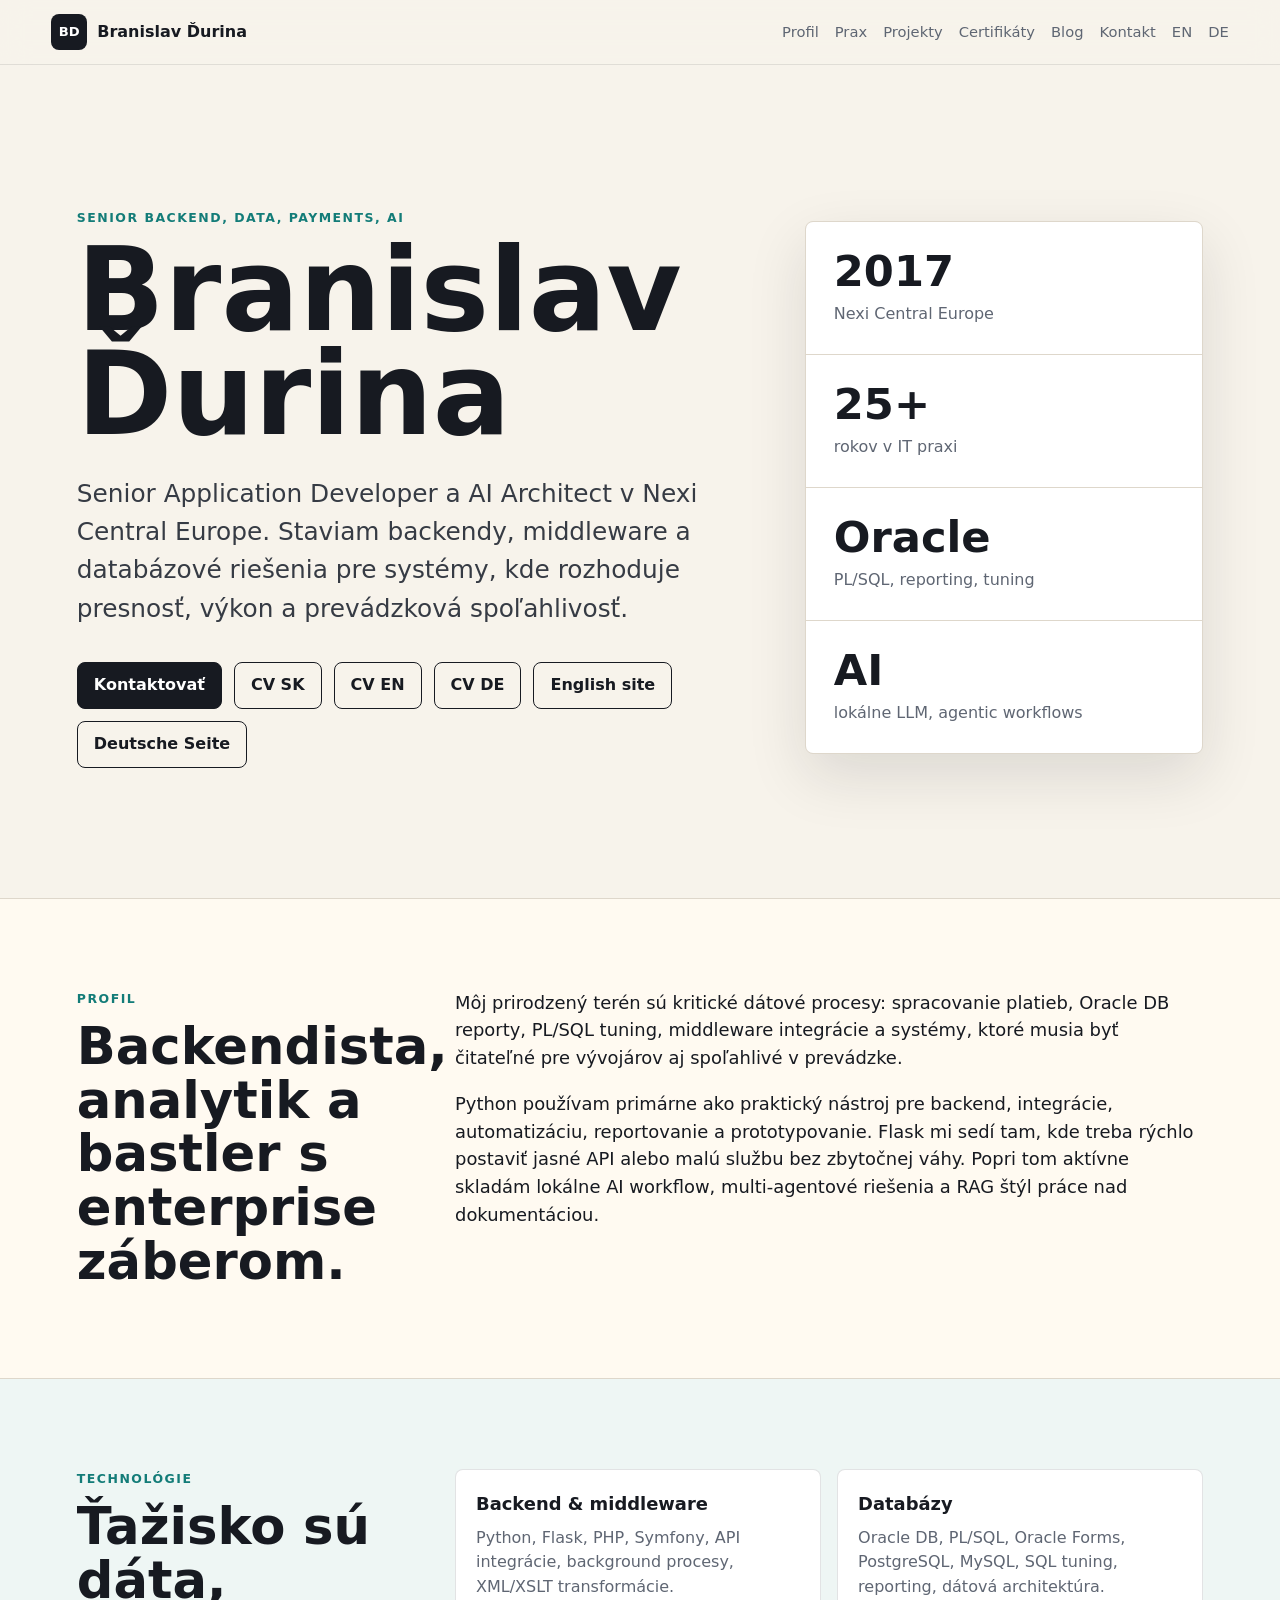
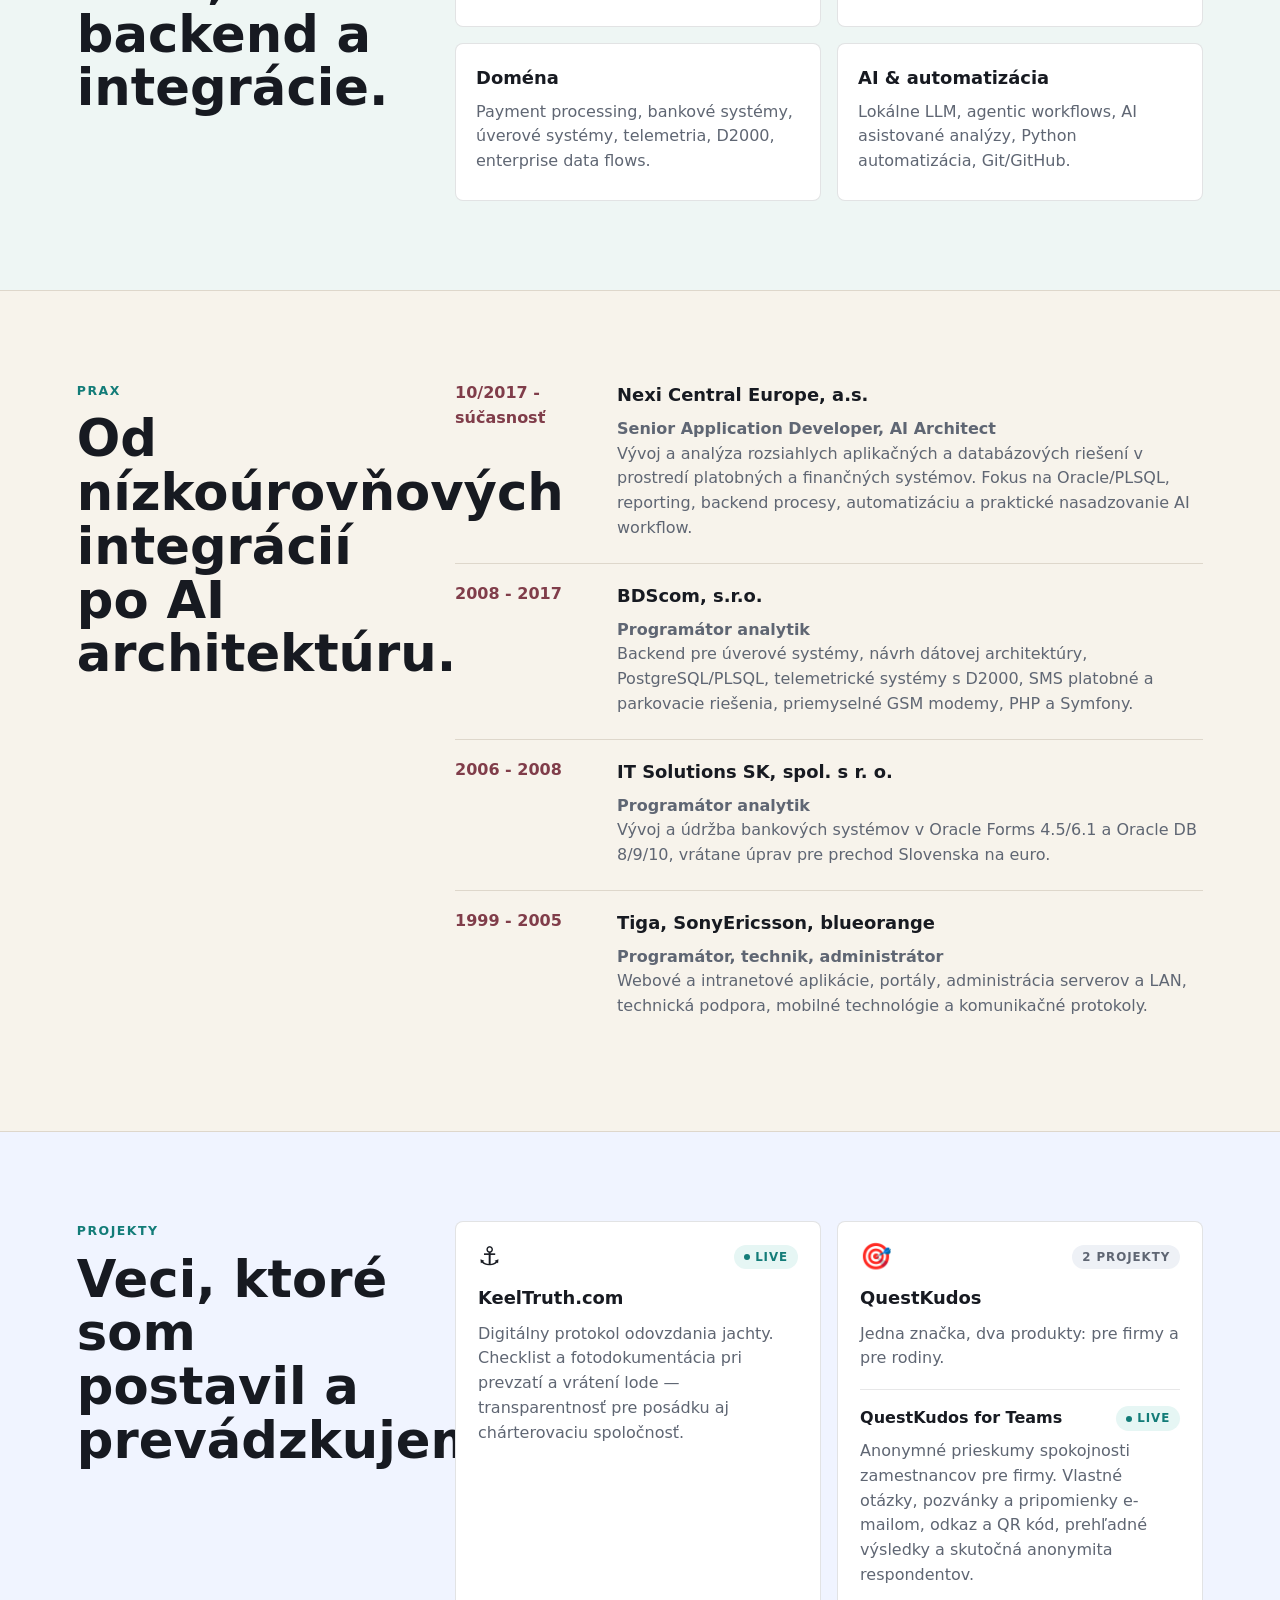
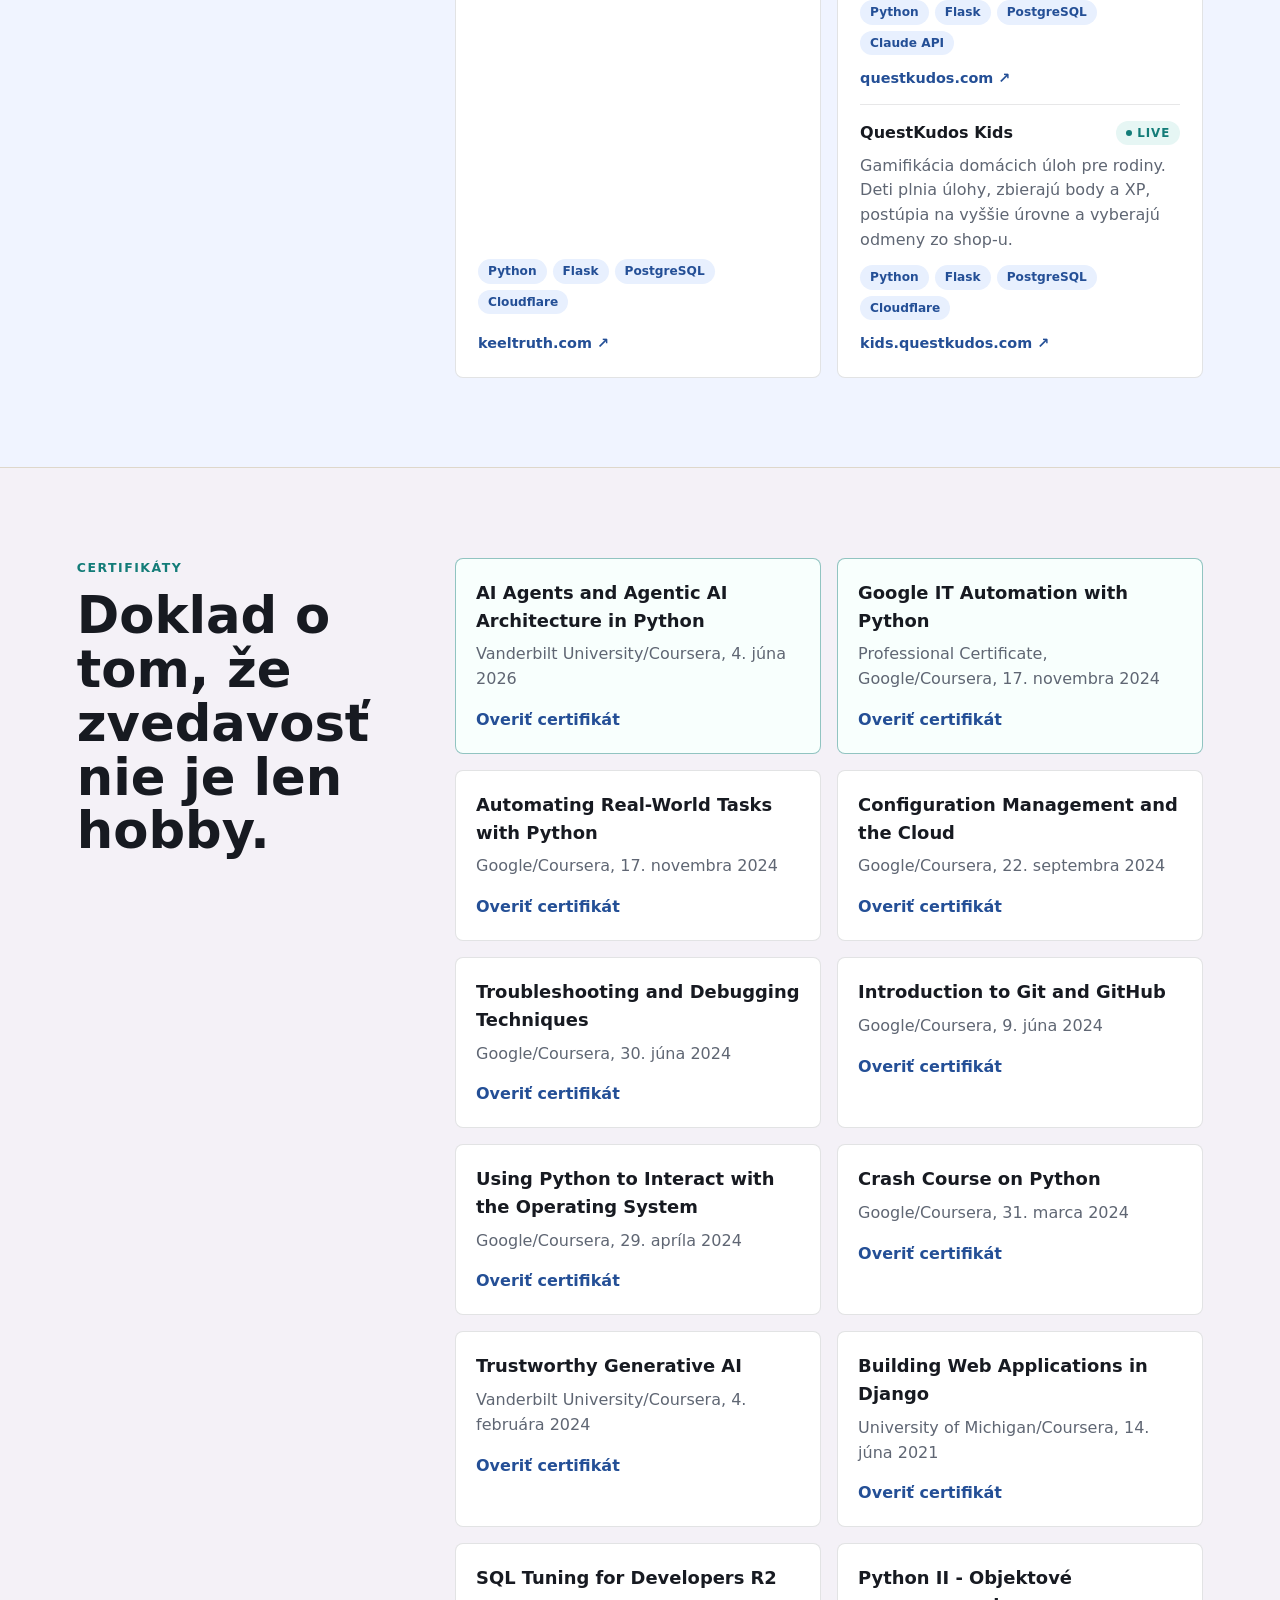
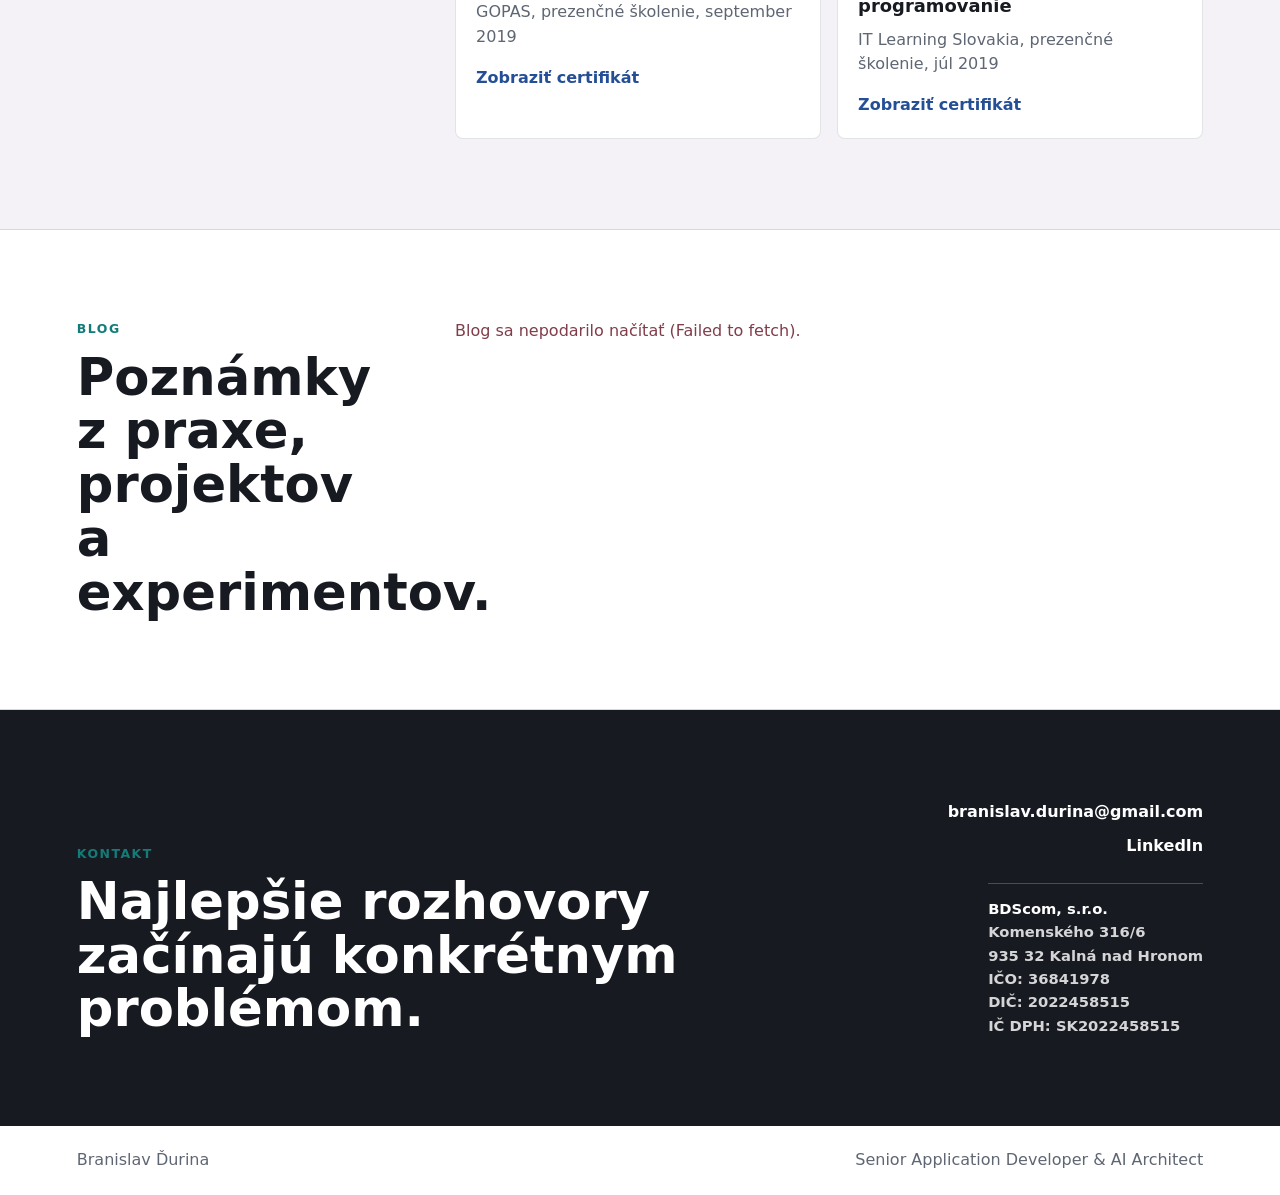
<file: index.html>
<!doctype html>
<html lang="sk">
<head>
  <meta charset="utf-8">
  <meta name="viewport" content="width=device-width, initial-scale=1">
  <title>Branislav Ďurina | Senior Application Developer & AI Architect</title>
  <meta name="description" content="Osobná prezentácia Branislava Ďurinu: senior backend vývoj, Oracle/PL/SQL, payment processing, middleware a AI architektúra.">
  <meta property="og:title" content="Branislav Ďurina | Senior Application Developer & AI Architect">
  <meta property="og:description" content="Backend, databázy, platobné systémy, middleware a praktická AI architektúra.">
  <meta property="og:type" content="website">
  <link rel="stylesheet" href="styles.css">
  <script type="application/ld+json">
  {
    "@context": "https://schema.org",
    "@type": "Person",
    "name": "Branislav Ďurina",
    "jobTitle": "Senior Application Developer, AI Architect",
    "email": "mailto:branislav.durina@gmail.com",
    "url": "https://branislavdurina.github.io/",
    "sameAs": ["https://www.linkedin.com/in/branislav-durina-622121284/"],
    "worksFor": {
      "@type": "Organization",
      "name": "Nexi Central Europe, a.s."
    },
    "knowsAbout": ["Python", "Flask", "Oracle Database", "PL/SQL", "PostgreSQL", "Payment processing", "Middleware", "AI architecture", "Agentic workflows"]
  }
  </script>
  <!-- Google tag (gtag.js) -->
  <script async src="https://www.googletagmanager.com/gtag/js?id=G-E6BMVDV54V"></script>
  <script>
    window.dataLayer = window.dataLayer || [];
    function gtag(){dataLayer.push(arguments);}
    gtag('js', new Date());

    gtag('config', 'G-E6BMVDV54V');
  </script>
  <script type="text/javascript">
    (function(c,l,a,r,i,t,y){
        c[a]=c[a]||function(){(c[a].q=c[a].q||[]).push(arguments)};
        t=l.createElement(r);t.async=1;t.src="https://www.clarity.ms/tag/"+i;
        y=l.getElementsByTagName(r)[0];y.parentNode.insertBefore(t,y);
    })(window, document, "clarity", "script", "x1aprv303j");
</script>
</head>
<body>
  <header class="site-header">
    <a class="brand" href="#top" aria-label="Branislav Ďurina">
      <span class="brand-mark">BD</span>
      <span>Branislav Ďurina</span>
    </a>
    <nav class="nav" aria-label="Hlavná navigácia">
      <a href="#profile">Profil</a>
      <a href="#experience">Prax</a>
      <a href="#projects">Projekty</a>
      <a href="#certificates">Certifikáty</a>
      <a href="#blog">Blog</a>
      <a href="#contact">Kontakt</a>
      <a href="index-en.html" lang="en">EN</a>
      <a href="index-de.html" lang="de">DE</a>
    </nav>
  </header>

  <main id="top">
    <section class="hero" aria-labelledby="hero-title">
      <div class="hero-copy">
        <p class="eyebrow">Senior backend, data, payments, AI</p>
        <h1 id="hero-title">Branislav Ďurina</h1>
        <p class="lead">
          Senior Application Developer a AI Architect v Nexi Central Europe.
          Staviam backendy, middleware a databázové riešenia pre systémy, kde
          rozhoduje presnosť, výkon a prevádzková spoľahlivosť.
        </p>
        <div class="hero-actions" aria-label="Rýchle odkazy">
          <a class="button primary" href="mailto:branislav.durina@gmail.com">Kontaktovať</a>
          <a class="button" href="cv-sk.html">CV SK</a>
          <a class="button" href="cv-en.html">CV EN</a>
          <a class="button" href="cv-de.html">CV DE</a>
          <a class="button" href="index-en.html" lang="en">English site</a>
          <a class="button" href="index-de.html" lang="de">Deutsche Seite</a>
        </div>
      </div>
      <aside class="signal-panel" aria-label="Profesionálne zameranie">
        <div>
          <span class="metric">2017</span>
          <span class="metric-label">Nexi Central Europe</span>
        </div>
        <div>
          <span class="metric">25+</span>
          <span class="metric-label">rokov v IT praxi</span>
        </div>
        <div>
          <span class="metric">Oracle</span>
          <span class="metric-label">PL/SQL, reporting, tuning</span>
        </div>
        <div>
          <span class="metric">AI</span>
          <span class="metric-label">lokálne LLM, agentic workflows</span>
        </div>
      </aside>
    </section>

    <section id="profile" class="band intro-band">
      <div class="section-heading">
        <p class="eyebrow">Profil</p>
        <h2>Backendista, analytik a bastler s enterprise záberom.</h2>
      </div>
      <div class="prose">
        <p>
          Môj prirodzený terén sú kritické dátové procesy: spracovanie platieb,
          Oracle DB reporty, PL/SQL tuning, middleware integrácie a systémy,
          ktoré musia byť čitateľné pre vývojárov aj spoľahlivé v prevádzke.
        </p>
        <p>
          Python používam primárne ako praktický nástroj pre backend, integrácie,
          automatizáciu, reportovanie a prototypovanie. Flask mi sedí tam, kde
          treba rýchlo postaviť jasné API alebo malú službu bez zbytočnej váhy.
          Popri tom aktívne skladám lokálne AI workflow, multi-agentové riešenia
          a RAG štýl práce nad dokumentáciou.
        </p>
      </div>
    </section>

    <section class="band stack-band" aria-labelledby="stack-title">
      <div class="section-heading">
        <p class="eyebrow">Technológie</p>
        <h2 id="stack-title">Ťažisko sú dáta, backend a integrácie.</h2>
      </div>
      <div class="stack-grid">
        <article class="stack-item">
          <h3>Backend & middleware</h3>
          <p>Python, Flask, PHP, Symfony, API integrácie, background procesy, XML/XSLT transformácie.</p>
        </article>
        <article class="stack-item">
          <h3>Databázy</h3>
          <p>Oracle DB, PL/SQL, Oracle Forms, PostgreSQL, MySQL, SQL tuning, reporting, dátová architektúra.</p>
        </article>
        <article class="stack-item">
          <h3>Doména</h3>
          <p>Payment processing, bankové systémy, úverové systémy, telemetria, D2000, enterprise data flows.</p>
        </article>
        <article class="stack-item">
          <h3>AI & automatizácia</h3>
          <p>Lokálne LLM, agentic workflows, AI asistované analýzy, Python automatizácia, Git/GitHub.</p>
        </article>
      </div>
    </section>

    <section id="experience" class="band timeline-band" aria-labelledby="experience-title">
      <div class="section-heading">
        <p class="eyebrow">Prax</p>
        <h2 id="experience-title">Od nízkoúrovňových integrácií po AI architektúru.</h2>
      </div>
      <div class="timeline">
        <article class="timeline-item">
          <div class="time">10/2017 - súčasnosť</div>
          <div>
            <h3>Nexi Central Europe, a.s.</h3>
            <p class="role">Senior Application Developer, AI Architect</p>
            <p>Vývoj a analýza rozsiahlych aplikačných a databázových riešení v prostredí platobných a finančných systémov. Fokus na Oracle/PLSQL, reporting, backend procesy, automatizáciu a praktické nasadzovanie AI workflow.</p>
          </div>
        </article>
        <article class="timeline-item">
          <div class="time">2008 - 2017</div>
          <div>
            <h3>BDScom, s.r.o.</h3>
            <p class="role">Programátor analytik</p>
            <p>Backend pre úverové systémy, návrh dátovej architektúry, PostgreSQL/PLSQL, telemetrické systémy s D2000, SMS platobné a parkovacie riešenia, priemyselné GSM modemy, PHP a Symfony.</p>
          </div>
        </article>
        <article class="timeline-item">
          <div class="time">2006 - 2008</div>
          <div>
            <h3>IT Solutions SK, spol. s r. o.</h3>
            <p class="role">Programátor analytik</p>
            <p>Vývoj a údržba bankových systémov v Oracle Forms 4.5/6.1 a Oracle DB 8/9/10, vrátane úprav pre prechod Slovenska na euro.</p>
          </div>
        </article>
        <article class="timeline-item">
          <div class="time">1999 - 2005</div>
          <div>
            <h3>Tiga, SonyEricsson, blueorange</h3>
            <p class="role">Programátor, technik, administrátor</p>
            <p>Webové a intranetové aplikácie, portály, administrácia serverov a LAN, technická podpora, mobilné technológie a komunikačné protokoly.</p>
          </div>
        </article>
      </div>
    </section>

    <section id="projects" class="band project-band" aria-labelledby="projects-title">
      <div class="section-heading">
        <p class="eyebrow">Projekty</p>
        <h2 id="projects-title">Veci, ktoré som postavil a prevádzkujem.</h2>
      </div>
      <div class="project-grid">
        <article class="project-card">
          <div class="project-card-top">
            <span class="project-icon" aria-hidden="true">⚓</span>
            <span class="project-status live">Live</span>
          </div>
          <h3><a href="https://keeltruth.com" target="_blank" rel="noopener">KeelTruth.com</a></h3>
          <p>Digitálny protokol odovzdania jachty. Checklist a fotodokumentácia pri prevzatí a vrátení lode — transparentnosť pre posádku aj chárterovaciu spoločnosť.</p>
          <ul class="project-tags" aria-label="Technológie">
            <li>Python</li><li>Flask</li><li>PostgreSQL</li><li>Cloudflare</li>
          </ul>
          <a class="project-link" href="https://keeltruth.com" target="_blank" rel="noopener">keeltruth.com ↗</a>
        </article>
        <article class="project-card project-group">
          <div class="project-card-top">
            <span class="project-icon" aria-hidden="true">🎯</span>
            <span class="project-status">2 projekty</span>
          </div>
          <h3>QuestKudos</h3>
          <p>Jedna značka, dva produkty: pre firmy a pre rodiny.</p>
          <div class="subproject">
            <div class="subproject-head">
              <h4><a href="https://questkudos.com" target="_blank" rel="noopener">QuestKudos for Teams</a></h4>
              <span class="project-status live">Live</span>
            </div>
            <p>Anonymné prieskumy spokojnosti zamestnancov pre firmy. Vlastné otázky, pozvánky a pripomienky e-mailom, odkaz a QR kód, prehľadné výsledky a skutočná anonymita respondentov.</p>
            <ul class="project-tags" aria-label="Technológie">
              <li>Python</li><li>Flask</li><li>PostgreSQL</li><li>Claude API</li>
            </ul>
            <a class="project-link" href="https://questkudos.com" target="_blank" rel="noopener">questkudos.com ↗</a>
          </div>
          <div class="subproject">
            <div class="subproject-head">
              <h4><a href="https://kids.questkudos.com" target="_blank" rel="noopener">QuestKudos Kids</a></h4>
              <span class="project-status live">Live</span>
            </div>
            <p>Gamifikácia domácich úloh pre rodiny. Deti plnia úlohy, zbierajú body a XP, postúpia na vyššie úrovne a vyberajú odmeny zo shop-u.</p>
            <ul class="project-tags" aria-label="Technológie">
              <li>Python</li><li>Flask</li><li>PostgreSQL</li><li>Cloudflare</li>
            </ul>
            <a class="project-link" href="https://kids.questkudos.com" target="_blank" rel="noopener">kids.questkudos.com ↗</a>
          </div>
        </article>
      </div>
    </section>

    <section id="certificates" class="band cert-band" aria-labelledby="cert-title">
      <div class="section-heading">
        <p class="eyebrow">Certifikáty</p>
        <h2 id="cert-title">Doklad o tom, že zvedavosť nie je len hobby.</h2>
      </div>
      <div class="cert-grid">
        <article class="cert-card featured">
          <h3>AI Agents and Agentic AI Architecture in Python</h3>
          <p>Vanderbilt University/Coursera, 4. júna 2026</p>
          <a href="https://www.coursera.org/account/accomplishments/verify/810QAFETGCQF" target="_blank" rel="noopener">Overiť certifikát</a>
        </article>
        <article class="cert-card featured">
          <h3>Google IT Automation with Python</h3>
          <p>Professional Certificate, Google/Coursera, 17. novembra 2024</p>
          <a href="https://coursera.org/verify/professional-cert/6PUX1613VMT2" target="_blank" rel="noopener">Overiť certifikát</a>
        </article>
        <article class="cert-card">
          <h3>Automating Real-World Tasks with Python</h3>
          <p>Google/Coursera, 17. novembra 2024</p>
          <a href="https://coursera.org/verify/0P07EY0A3JIQ" target="_blank" rel="noopener">Overiť certifikát</a>
        </article>
        <article class="cert-card">
          <h3>Configuration Management and the Cloud</h3>
          <p>Google/Coursera, 22. septembra 2024</p>
          <a href="https://coursera.org/verify/G2LVGT5CZKJ5" target="_blank" rel="noopener">Overiť certifikát</a>
        </article>
        <article class="cert-card">
          <h3>Troubleshooting and Debugging Techniques</h3>
          <p>Google/Coursera, 30. júna 2024</p>
          <a href="https://coursera.org/verify/4E97GPVCS6V2" target="_blank" rel="noopener">Overiť certifikát</a>
        </article>
        <article class="cert-card">
          <h3>Introduction to Git and GitHub</h3>
          <p>Google/Coursera, 9. júna 2024</p>
          <a href="https://coursera.org/verify/ED6C5YABGMQM" target="_blank" rel="noopener">Overiť certifikát</a>
        </article>
        <article class="cert-card">
          <h3>Using Python to Interact with the Operating System</h3>
          <p>Google/Coursera, 29. apríla 2024</p>
          <a href="https://coursera.org/verify/3Q5EME3G4PT9" target="_blank" rel="noopener">Overiť certifikát</a>
        </article>
        <article class="cert-card">
          <h3>Crash Course on Python</h3>
          <p>Google/Coursera, 31. marca 2024</p>
          <a href="https://coursera.org/verify/9P7S3YLVNGZR" target="_blank" rel="noopener">Overiť certifikát</a>
        </article>
        <article class="cert-card">
          <h3>Trustworthy Generative AI</h3>
          <p>Vanderbilt University/Coursera, 4. februára 2024</p>
          <a href="https://coursera.org/verify/542493R3677S" target="_blank" rel="noopener">Overiť certifikát</a>
        </article>
        <article class="cert-card">
          <h3>Building Web Applications in Django</h3>
          <p>University of Michigan/Coursera, 14. júna 2021</p>
          <a href="https://coursera.org/verify/PNFKXG9GSY5X" target="_blank" rel="noopener">Overiť certifikát</a>
        </article>
        <article class="cert-card">
          <h3>SQL Tuning for Developers R2</h3>
          <p>GOPAS, prezenčné školenie, september 2019</p>
          <a href="assets/certificate-1.jpg" target="_blank" rel="noopener">Zobraziť certifikát</a>
        </article>
        <article class="cert-card">
          <h3>Python II - Objektové programovanie</h3>
          <p>IT Learning Slovakia, prezenčné školenie, júl 2019</p>
          <a href="assets/certificate-2.jpg" target="_blank" rel="noopener">Zobraziť certifikát</a>
        </article>
      </div>
    </section>

    <section id="blog" class="band blog-band" aria-labelledby="blog-title">
      <div class="section-heading">
        <p class="eyebrow">Blog</p>
        <h2 id="blog-title">Poznámky z praxe, projektov a experimentov.</h2>
      </div>
      <div class="microfeed-layout">
        <div id="microfeed" class="microfeed-list" aria-live="polite">
          <p class="microfeed-status">Načítavam príspevky…</p>
        </div>
        <div id="microfeed-article" class="microfeed-article-panel" hidden></div>
      </div>
    </section>

    <section id="contact" class="contact-band" aria-labelledby="contact-title">
      <div>
        <p class="eyebrow">Kontakt</p>
        <h2 id="contact-title">Najlepšie rozhovory začínajú konkrétnym problémom.</h2>
      </div>
      <div class="contact-links">
        <a href="mailto:branislav.durina@gmail.com">branislav.durina@gmail.com</a>
        <a href="https://www.linkedin.com/in/branislav-durina-622121284/">LinkedIn</a>
        <div class="company-card" aria-label="Firemné údaje">
          <strong>BDScom, s.r.o.</strong>
          <span>Komenského 316/6</span>
          <span>935 32 Kalná nad Hronom</span>
          <span>IČO: 36841978</span>
          <span>DIČ: 2022458515</span>
          <span>IČ DPH: SK2022458515</span>
        </div>
      </div>
    </section>
  </main>

  <footer class="footer">
    <span>Branislav Ďurina</span>
    <span>Senior Application Developer & AI Architect</span>
  </footer>
  <script src="microfeed.js" defer></script>
</body>
</html>
</file>
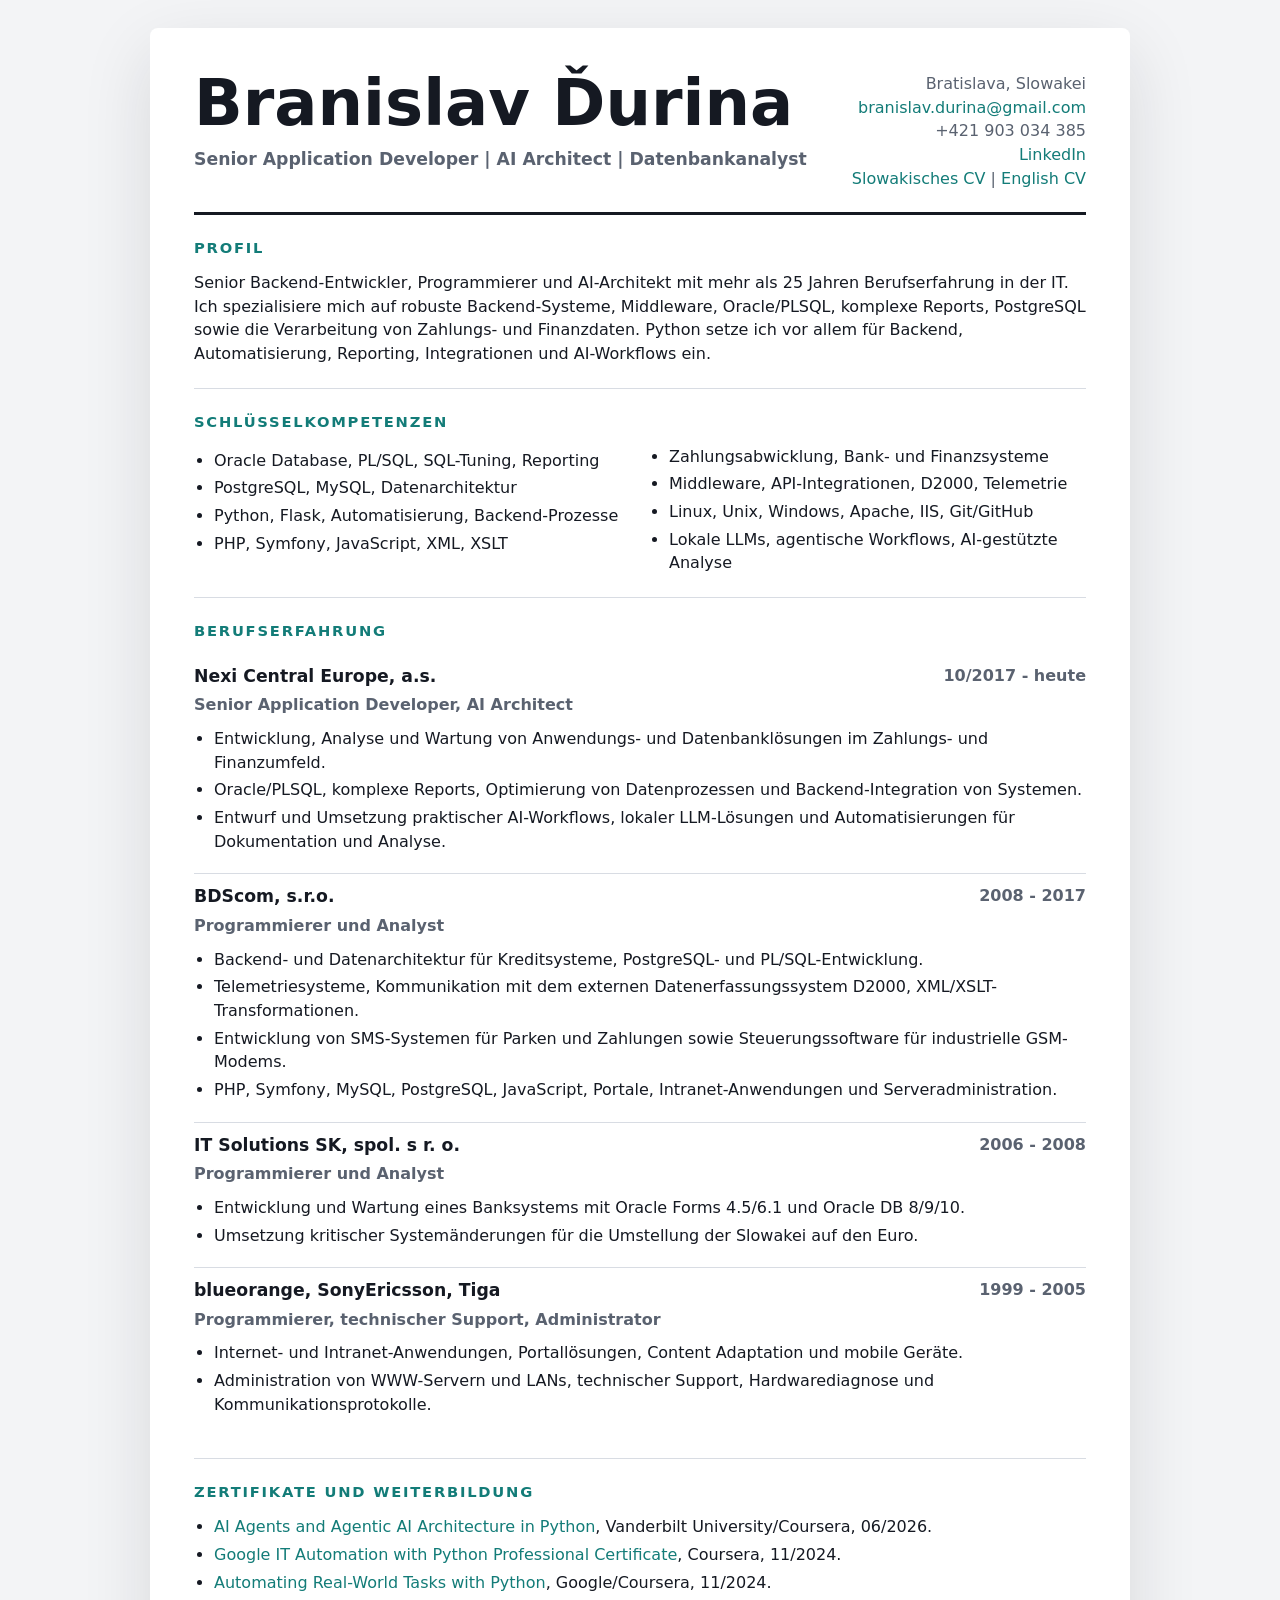
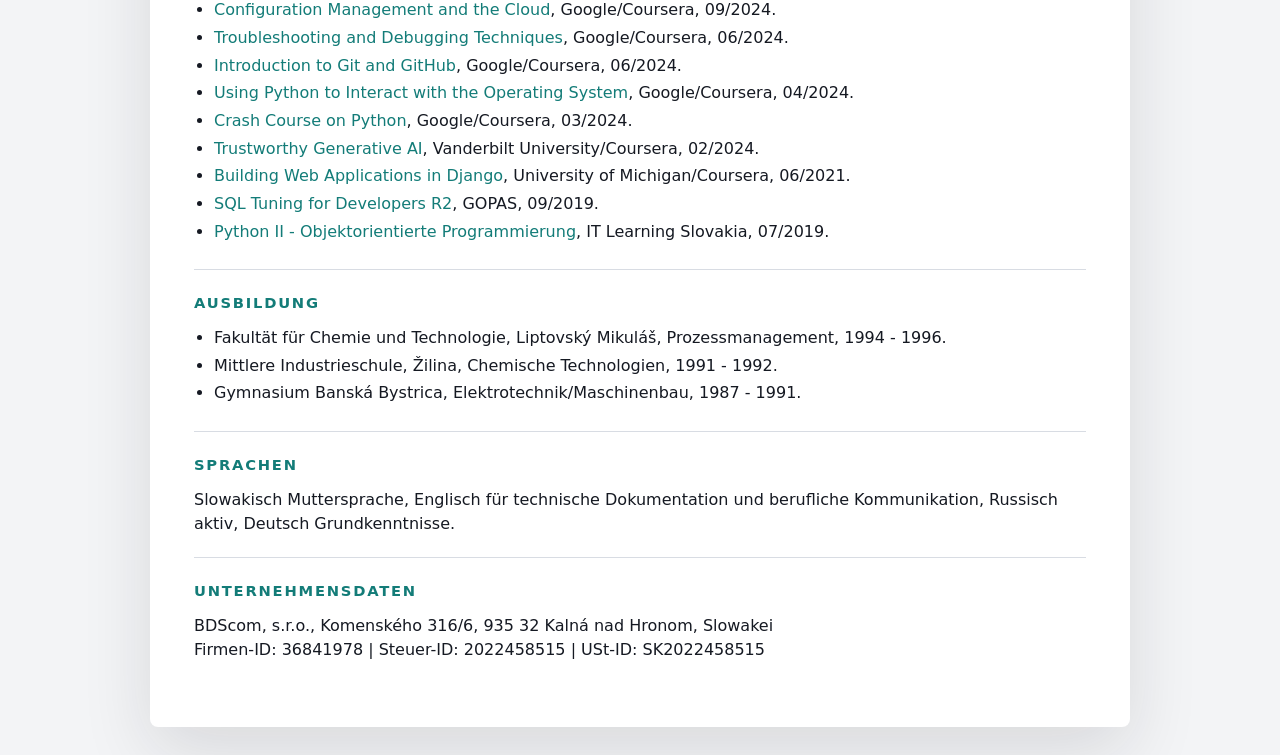
<file: cv-de.html>
<!doctype html>
<html lang="de">
<head>
  <meta charset="utf-8">
  <meta name="viewport" content="width=device-width, initial-scale=1">
  <title>CV | Branislav Ďurina</title>
  <link rel="stylesheet" href="cv.css">
</head>
<body>
  <main class="cv">
    <header class="cv-header">
      <div>
        <h1>Branislav Ďurina</h1>
        <p>Senior Application Developer | AI Architect | Datenbankanalyst</p>
      </div>
      <address>
        Bratislava, Slowakei<br>
        <a href="mailto:branislav.durina@gmail.com">branislav.durina@gmail.com</a><br>
        +421 903 034 385<br>
        <a href="https://www.linkedin.com/in/branislav-durina-622121284/">LinkedIn</a>
        <br>
        <a href="cv-sk.html" lang="sk">Slowakisches CV</a> |
        <a href="cv-en.html" lang="en">English CV</a>
      </address>
    </header>

    <section>
      <h2>Profil</h2>
      <p>Senior Backend-Entwickler, Programmierer und AI-Architekt mit mehr als 25 Jahren Berufserfahrung in der IT. Ich spezialisiere mich auf robuste Backend-Systeme, Middleware, Oracle/PLSQL, komplexe Reports, PostgreSQL sowie die Verarbeitung von Zahlungs- und Finanzdaten. Python setze ich vor allem für Backend, Automatisierung, Reporting, Integrationen und AI-Workflows ein.</p>
    </section>

    <section>
      <h2>Schlüsselkompetenzen</h2>
      <ul class="columns">
        <li>Oracle Database, PL/SQL, SQL-Tuning, Reporting</li>
        <li>PostgreSQL, MySQL, Datenarchitektur</li>
        <li>Python, Flask, Automatisierung, Backend-Prozesse</li>
        <li>PHP, Symfony, JavaScript, XML, XSLT</li>
        <li>Zahlungsabwicklung, Bank- und Finanzsysteme</li>
        <li>Middleware, API-Integrationen, D2000, Telemetrie</li>
        <li>Linux, Unix, Windows, Apache, IIS, Git/GitHub</li>
        <li>Lokale LLMs, agentische Workflows, AI-gestützte Analyse</li>
      </ul>
    </section>

    <section>
      <h2>Berufserfahrung</h2>
      <article>
        <div class="row"><h3>Nexi Central Europe, a.s.</h3><span>10/2017 - heute</span></div>
        <p class="role">Senior Application Developer, AI Architect</p>
        <ul>
          <li>Entwicklung, Analyse und Wartung von Anwendungs- und Datenbanklösungen im Zahlungs- und Finanzumfeld.</li>
          <li>Oracle/PLSQL, komplexe Reports, Optimierung von Datenprozessen und Backend-Integration von Systemen.</li>
          <li>Entwurf und Umsetzung praktischer AI-Workflows, lokaler LLM-Lösungen und Automatisierungen für Dokumentation und Analyse.</li>
        </ul>
      </article>
      <article>
        <div class="row"><h3>BDScom, s.r.o.</h3><span>2008 - 2017</span></div>
        <p class="role">Programmierer und Analyst</p>
        <ul>
          <li>Backend- und Datenarchitektur für Kreditsysteme, PostgreSQL- und PL/SQL-Entwicklung.</li>
          <li>Telemetriesysteme, Kommunikation mit dem externen Datenerfassungssystem D2000, XML/XSLT-Transformationen.</li>
          <li>Entwicklung von SMS-Systemen für Parken und Zahlungen sowie Steuerungssoftware für industrielle GSM-Modems.</li>
          <li>PHP, Symfony, MySQL, PostgreSQL, JavaScript, Portale, Intranet-Anwendungen und Serveradministration.</li>
        </ul>
      </article>
      <article>
        <div class="row"><h3>IT Solutions SK, spol. s r. o.</h3><span>2006 - 2008</span></div>
        <p class="role">Programmierer und Analyst</p>
        <ul>
          <li>Entwicklung und Wartung eines Banksystems mit Oracle Forms 4.5/6.1 und Oracle DB 8/9/10.</li>
          <li>Umsetzung kritischer Systemänderungen für die Umstellung der Slowakei auf den Euro.</li>
        </ul>
      </article>
      <article>
        <div class="row"><h3>blueorange, SonyEricsson, Tiga</h3><span>1999 - 2005</span></div>
        <p class="role">Programmierer, technischer Support, Administrator</p>
        <ul>
          <li>Internet- und Intranet-Anwendungen, Portallösungen, Content Adaptation und mobile Geräte.</li>
          <li>Administration von WWW-Servern und LANs, technischer Support, Hardwarediagnose und Kommunikationsprotokolle.</li>
        </ul>
      </article>
    </section>

    <section>
      <h2>Zertifikate und Weiterbildung</h2>
      <ul>
        <li><a href="https://www.coursera.org/account/accomplishments/verify/810QAFETGCQF">AI Agents and Agentic AI Architecture in Python</a>, Vanderbilt University/Coursera, 06/2026.</li>
        <li><a href="https://coursera.org/verify/professional-cert/6PUX1613VMT2">Google IT Automation with Python Professional Certificate</a>, Coursera, 11/2024.</li>
        <li><a href="https://coursera.org/verify/0P07EY0A3JIQ">Automating Real-World Tasks with Python</a>, Google/Coursera, 11/2024.</li>
        <li><a href="https://coursera.org/verify/G2LVGT5CZKJ5">Configuration Management and the Cloud</a>, Google/Coursera, 09/2024.</li>
        <li><a href="https://coursera.org/verify/4E97GPVCS6V2">Troubleshooting and Debugging Techniques</a>, Google/Coursera, 06/2024.</li>
        <li><a href="https://coursera.org/verify/ED6C5YABGMQM">Introduction to Git and GitHub</a>, Google/Coursera, 06/2024.</li>
        <li><a href="https://coursera.org/verify/3Q5EME3G4PT9">Using Python to Interact with the Operating System</a>, Google/Coursera, 04/2024.</li>
        <li><a href="https://coursera.org/verify/9P7S3YLVNGZR">Crash Course on Python</a>, Google/Coursera, 03/2024.</li>
        <li><a href="https://coursera.org/verify/542493R3677S">Trustworthy Generative AI</a>, Vanderbilt University/Coursera, 02/2024.</li>
        <li><a href="https://coursera.org/verify/PNFKXG9GSY5X">Building Web Applications in Django</a>, University of Michigan/Coursera, 06/2021.</li>
        <li><a href="index-de.html#certificates">SQL Tuning for Developers R2</a>, GOPAS, 09/2019.</li>
        <li><a href="index-de.html#certificates">Python II - Objektorientierte Programmierung</a>, IT Learning Slovakia, 07/2019.</li>
      </ul>
    </section>

    <section>
      <h2>Ausbildung</h2>
      <ul>
        <li>Fakultät für Chemie und Technologie, Liptovský Mikuláš, Prozessmanagement, 1994 - 1996.</li>
        <li>Mittlere Industrieschule, Žilina, Chemische Technologien, 1991 - 1992.</li>
        <li>Gymnasium Banská Bystrica, Elektrotechnik/Maschinenbau, 1987 - 1991.</li>
      </ul>
    </section>

    <section>
      <h2>Sprachen</h2>
      <p>Slowakisch Muttersprache, Englisch für technische Dokumentation und berufliche Kommunikation, Russisch aktiv, Deutsch Grundkenntnisse.</p>
    </section>

    <section>
      <h2>Unternehmensdaten</h2>
      <p>BDScom, s.r.o., Komenského 316/6, 935 32 Kalná nad Hronom, Slowakei</p>
      <p>Firmen-ID: 36841978 | Steuer-ID: 2022458515 | USt-ID: SK2022458515</p>
    </section>
  </main>
</body>
</html>
</file>
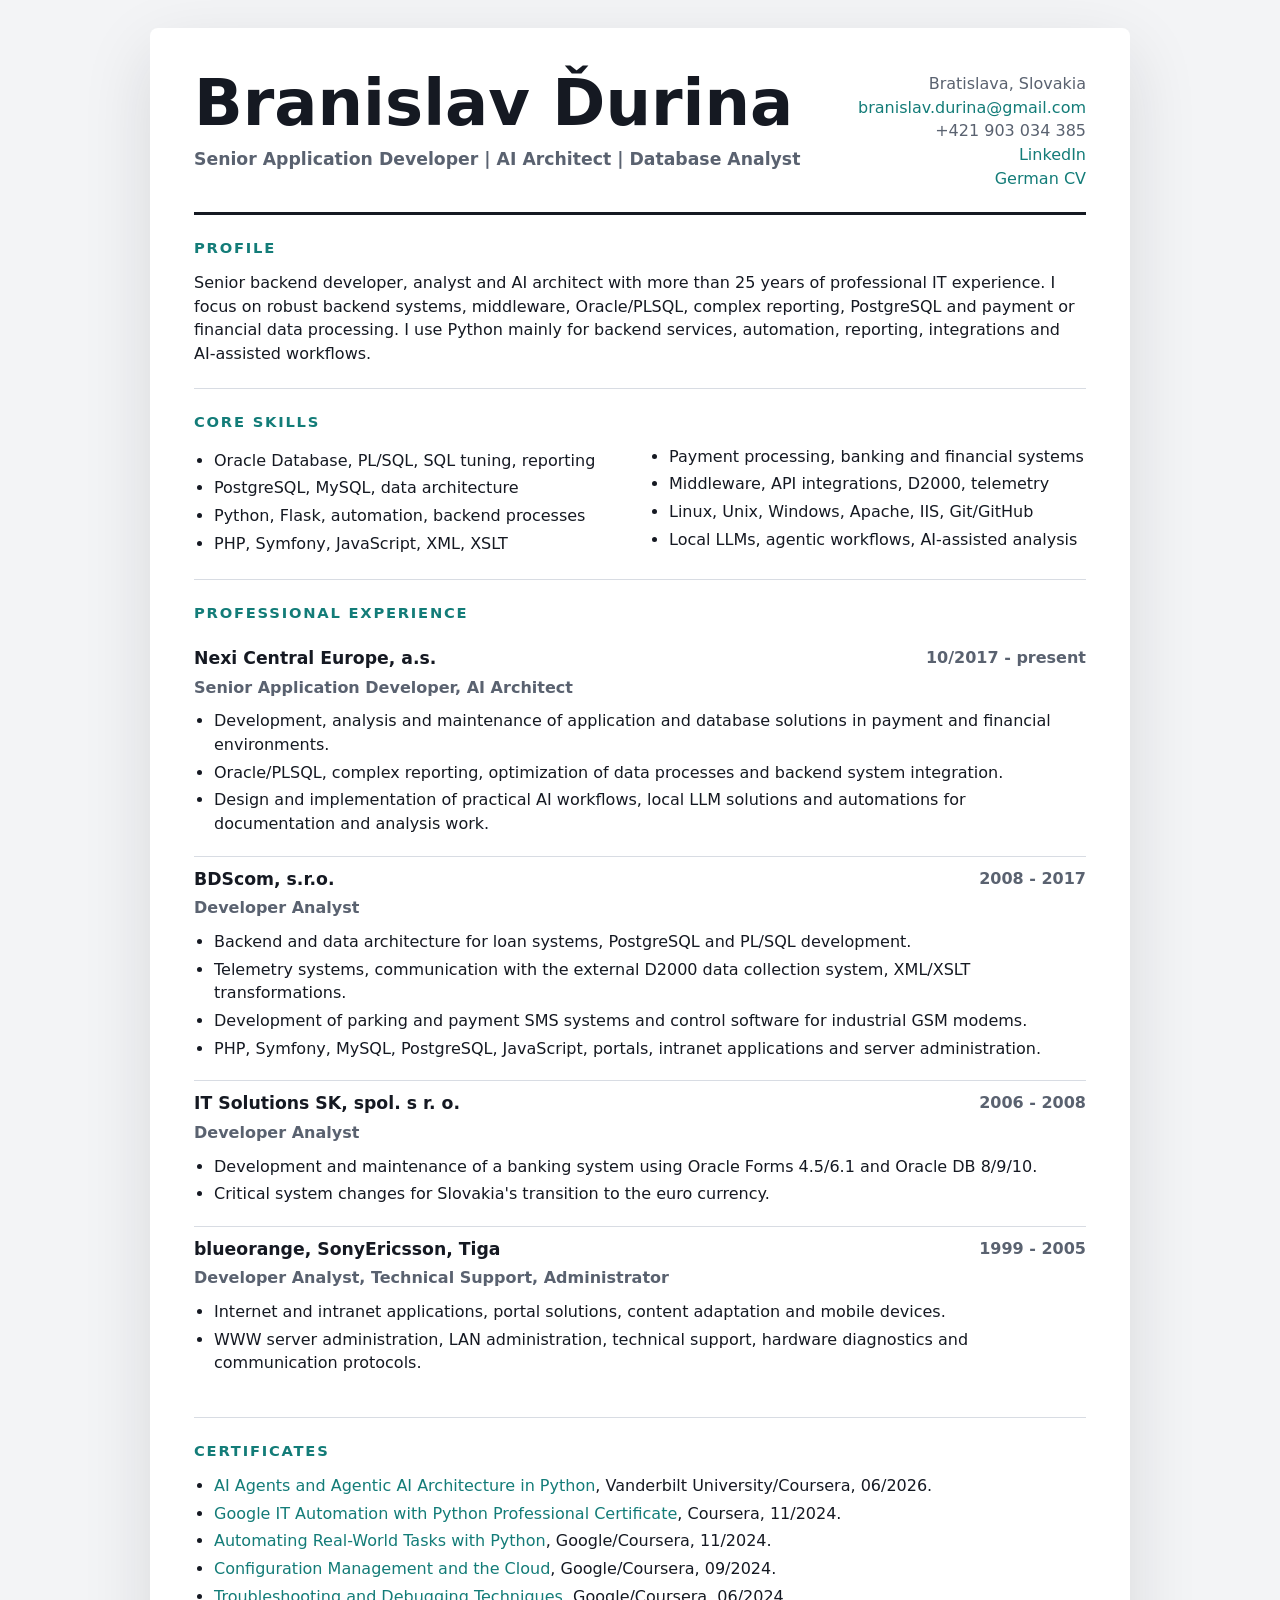
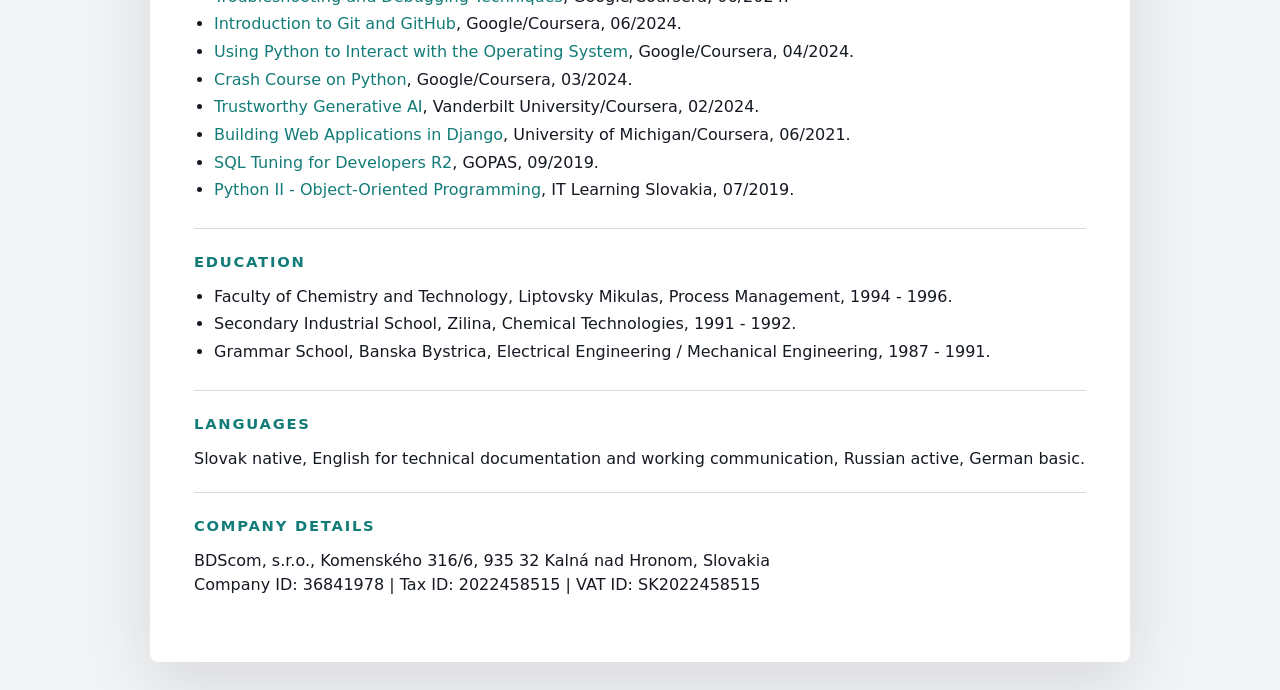
<file: cv-en.html>
<!doctype html>
<html lang="en">
<head>
  <meta charset="utf-8">
  <meta name="viewport" content="width=device-width, initial-scale=1">
  <title>CV | Branislav Ďurina</title>
  <link rel="stylesheet" href="cv.css">
<!-- Google tag (gtag.js) -->
<script async src="https://www.googletagmanager.com/gtag/js?id=G-E6BMVDV54V"></script>
<script>
  window.dataLayer = window.dataLayer || [];
  function gtag(){dataLayer.push(arguments);}
  gtag('js', new Date());

  gtag('config', 'G-E6BMVDV54V');
</script>
  <script type="text/javascript">
    (function(c,l,a,r,i,t,y){
        c[a]=c[a]||function(){(c[a].q=c[a].q||[]).push(arguments)};
        t=l.createElement(r);t.async=1;t.src="https://www.clarity.ms/tag/"+i;
        y=l.getElementsByTagName(r)[0];y.parentNode.insertBefore(t,y);
    })(window, document, "clarity", "script", "x1aprv303j");
</script>
</head>
<body>
  <main class="cv">
    <header class="cv-header">
      <div>
        <h1>Branislav Ďurina</h1>
        <p>Senior Application Developer | AI Architect | Database Analyst</p>
      </div>
      <address>
        Bratislava, Slovakia<br>
        <a href="mailto:branislav.durina@gmail.com">branislav.durina@gmail.com</a><br>
        +421 903 034 385<br>
        <a href="https://www.linkedin.com/in/branislav-durina-622121284/">LinkedIn</a>
        <br>
        <a href="cv-de.html" lang="de">German CV</a>
      </address>
    </header>

    <section>
      <h2>Profile</h2>
      <p>
        Senior backend developer, analyst and AI architect with more than 25
        years of professional IT experience. I focus on robust backend systems,
        middleware, Oracle/PLSQL, complex reporting, PostgreSQL and payment or
        financial data processing. I use Python mainly for backend services,
        automation, reporting, integrations and AI-assisted workflows.
      </p>
    </section>

    <section>
      <h2>Core Skills</h2>
      <ul class="columns">
        <li>Oracle Database, PL/SQL, SQL tuning, reporting</li>
        <li>PostgreSQL, MySQL, data architecture</li>
        <li>Python, Flask, automation, backend processes</li>
        <li>PHP, Symfony, JavaScript, XML, XSLT</li>
        <li>Payment processing, banking and financial systems</li>
        <li>Middleware, API integrations, D2000, telemetry</li>
        <li>Linux, Unix, Windows, Apache, IIS, Git/GitHub</li>
        <li>Local LLMs, agentic workflows, AI-assisted analysis</li>
      </ul>
    </section>

    <section>
      <h2>Professional Experience</h2>
      <article>
        <div class="row">
          <h3>Nexi Central Europe, a.s.</h3>
          <span>10/2017 - present</span>
        </div>
        <p class="role">Senior Application Developer, AI Architect</p>
        <ul>
          <li>Development, analysis and maintenance of application and database solutions in payment and financial environments.</li>
          <li>Oracle/PLSQL, complex reporting, optimization of data processes and backend system integration.</li>
          <li>Design and implementation of practical AI workflows, local LLM solutions and automations for documentation and analysis work.</li>
        </ul>
      </article>

      <article>
        <div class="row">
          <h3>BDScom, s.r.o.</h3>
          <span>2008 - 2017</span>
        </div>
        <p class="role">Developer Analyst</p>
        <ul>
          <li>Backend and data architecture for loan systems, PostgreSQL and PL/SQL development.</li>
          <li>Telemetry systems, communication with the external D2000 data collection system, XML/XSLT transformations.</li>
          <li>Development of parking and payment SMS systems and control software for industrial GSM modems.</li>
          <li>PHP, Symfony, MySQL, PostgreSQL, JavaScript, portals, intranet applications and server administration.</li>
        </ul>
      </article>

      <article>
        <div class="row">
          <h3>IT Solutions SK, spol. s r. o.</h3>
          <span>2006 - 2008</span>
        </div>
        <p class="role">Developer Analyst</p>
        <ul>
          <li>Development and maintenance of a banking system using Oracle Forms 4.5/6.1 and Oracle DB 8/9/10.</li>
          <li>Critical system changes for Slovakia's transition to the euro currency.</li>
        </ul>
      </article>

      <article>
        <div class="row">
          <h3>blueorange, SonyEricsson, Tiga</h3>
          <span>1999 - 2005</span>
        </div>
        <p class="role">Developer Analyst, Technical Support, Administrator</p>
        <ul>
          <li>Internet and intranet applications, portal solutions, content adaptation and mobile devices.</li>
          <li>WWW server administration, LAN administration, technical support, hardware diagnostics and communication protocols.</li>
        </ul>
      </article>
    </section>

    <section>
      <h2>Certificates</h2>
      <ul>
        <li><a href="https://www.coursera.org/account/accomplishments/verify/810QAFETGCQF">AI Agents and Agentic AI Architecture in Python</a>, Vanderbilt University/Coursera, 06/2026.</li>
        <li><a href="https://coursera.org/verify/professional-cert/6PUX1613VMT2">Google IT Automation with Python Professional Certificate</a>, Coursera, 11/2024.</li>
        <li><a href="https://coursera.org/verify/0P07EY0A3JIQ">Automating Real-World Tasks with Python</a>, Google/Coursera, 11/2024.</li>
        <li><a href="https://coursera.org/verify/G2LVGT5CZKJ5">Configuration Management and the Cloud</a>, Google/Coursera, 09/2024.</li>
        <li><a href="https://coursera.org/verify/4E97GPVCS6V2">Troubleshooting and Debugging Techniques</a>, Google/Coursera, 06/2024.</li>
        <li><a href="https://coursera.org/verify/ED6C5YABGMQM">Introduction to Git and GitHub</a>, Google/Coursera, 06/2024.</li>
        <li><a href="https://coursera.org/verify/3Q5EME3G4PT9">Using Python to Interact with the Operating System</a>, Google/Coursera, 04/2024.</li>
        <li><a href="https://coursera.org/verify/9P7S3YLVNGZR">Crash Course on Python</a>, Google/Coursera, 03/2024.</li>
        <li><a href="https://coursera.org/verify/542493R3677S">Trustworthy Generative AI</a>, Vanderbilt University/Coursera, 02/2024.</li>
        <li><a href="https://coursera.org/verify/PNFKXG9GSY5X">Building Web Applications in Django</a>, University of Michigan/Coursera, 06/2021.</li>
        <li><a href="index-en.html#certificates">SQL Tuning for Developers R2</a>, GOPAS, 09/2019.</li>
        <li><a href="index-en.html#certificates">Python II - Object-Oriented Programming</a>, IT Learning Slovakia, 07/2019.</li>
      </ul>
    </section>

    <section>
      <h2>Education</h2>
      <ul>
        <li>Faculty of Chemistry and Technology, Liptovsky Mikulas, Process Management, 1994 - 1996.</li>
        <li>Secondary Industrial School, Zilina, Chemical Technologies, 1991 - 1992.</li>
        <li>Grammar School, Banska Bystrica, Electrical Engineering / Mechanical Engineering, 1987 - 1991.</li>
      </ul>
    </section>

    <section>
      <h2>Languages</h2>
      <p>Slovak native, English for technical documentation and working communication, Russian active, German basic.</p>
    </section>

    <section>
      <h2>Company Details</h2>
      <p>BDScom, s.r.o., Komenského 316/6, 935 32 Kalná nad Hronom, Slovakia</p>
      <p>Company ID: 36841978 | Tax ID: 2022458515 | VAT ID: SK2022458515</p>
    </section>
  </main>
</body>
</html>
</file>
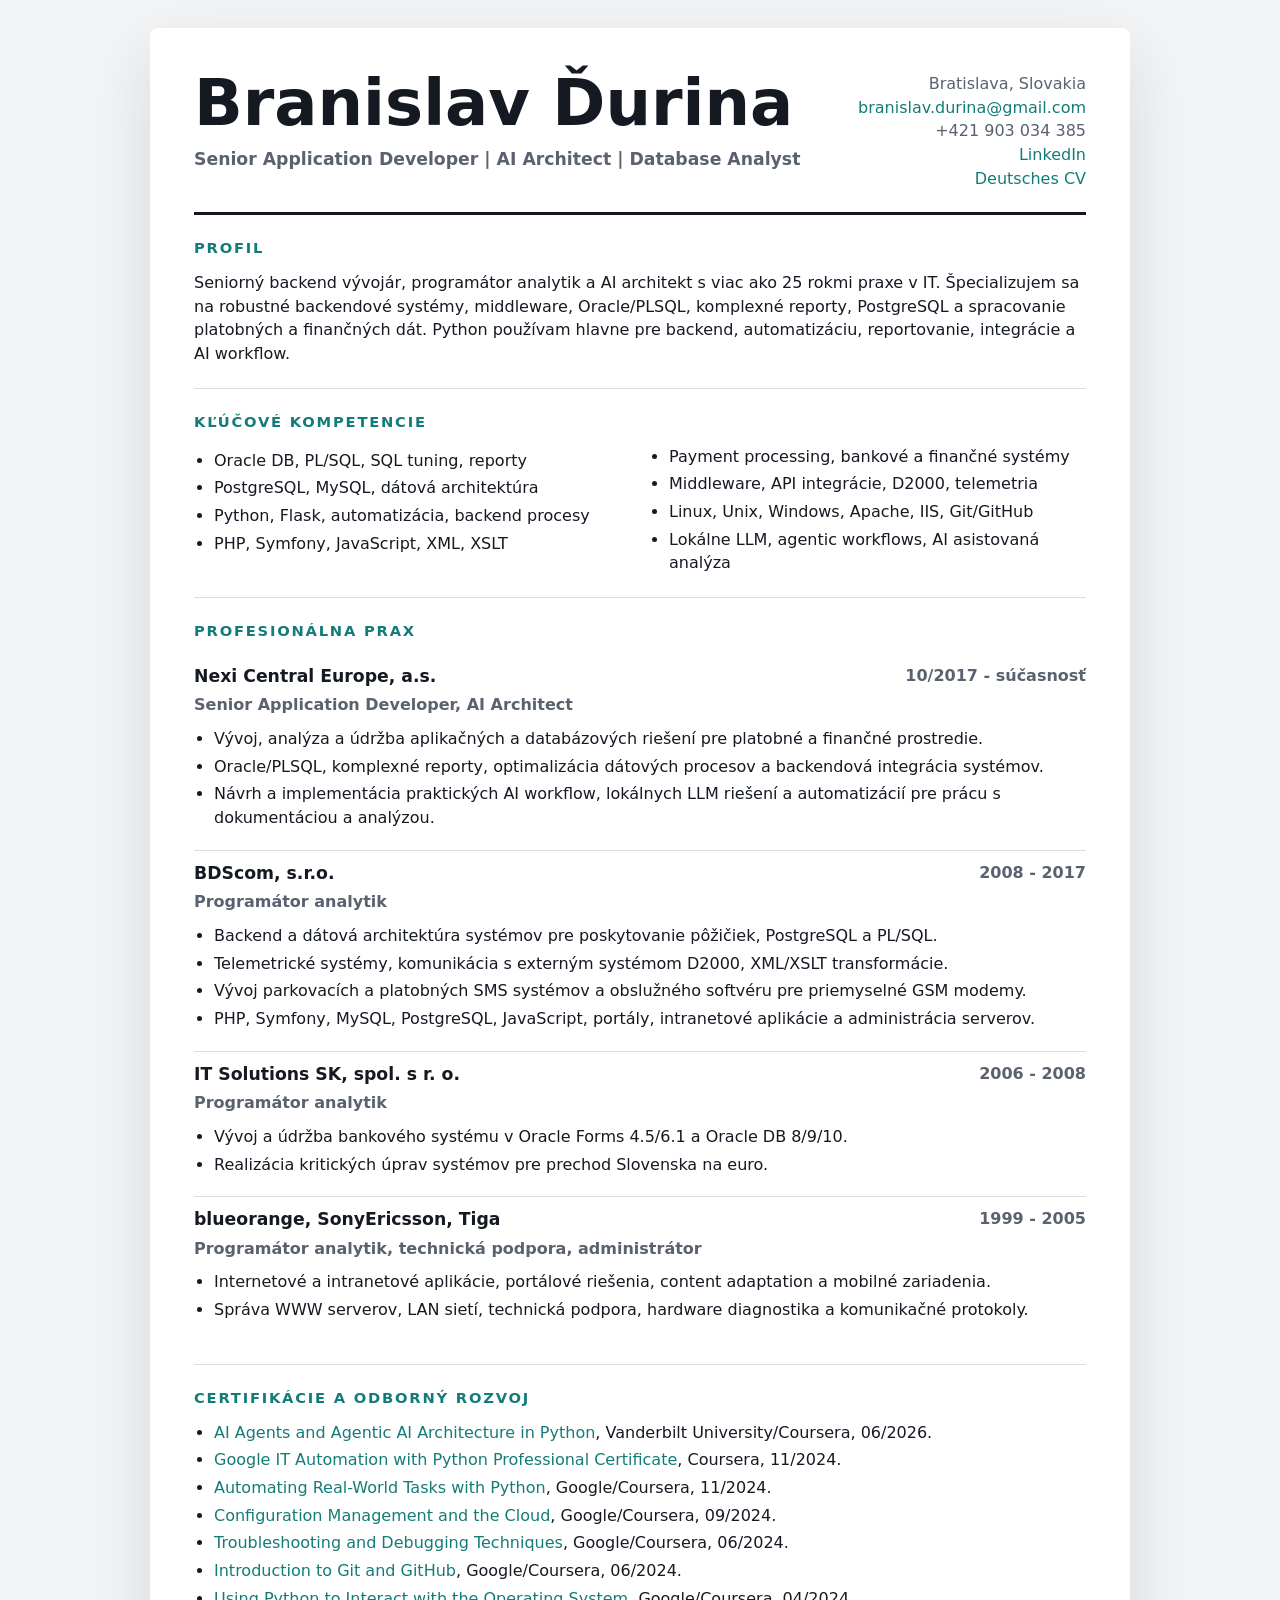
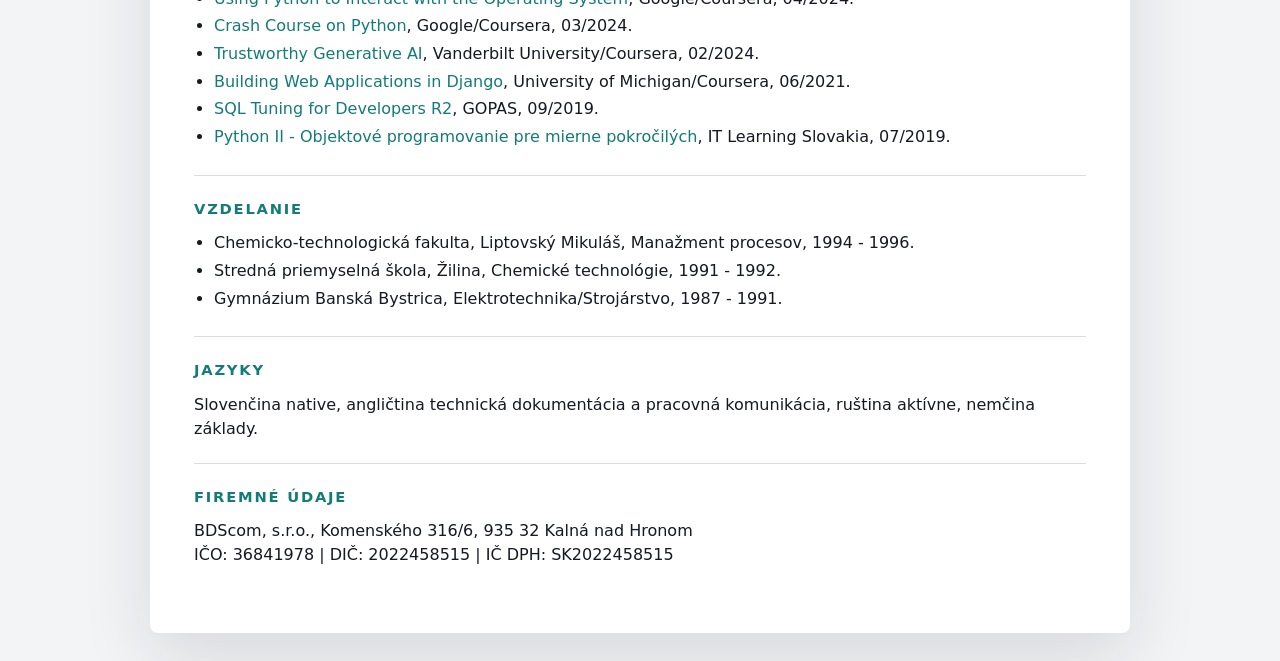
<file: cv-sk.html>
<!doctype html>
<html lang="sk">
<head>
  <meta charset="utf-8">
  <meta name="viewport" content="width=device-width, initial-scale=1">
  <title>CV | Branislav Ďurina</title>
  <link rel="stylesheet" href="cv.css">
  <!-- Google tag (gtag.js) -->
  <script async src="https://www.googletagmanager.com/gtag/js?id=G-E6BMVDV54V"></script>
  <script>
    window.dataLayer = window.dataLayer || [];
    function gtag(){dataLayer.push(arguments);}
    gtag('js', new Date());

    gtag('config', 'G-E6BMVDV54V');
  </script>
<script type="text/javascript">
    (function(c,l,a,r,i,t,y){
        c[a]=c[a]||function(){(c[a].q=c[a].q||[]).push(arguments)};
        t=l.createElement(r);t.async=1;t.src="https://www.clarity.ms/tag/"+i;
        y=l.getElementsByTagName(r)[0];y.parentNode.insertBefore(t,y);
    })(window, document, "clarity", "script", "x1aprv303j");
</script>  
</head>
<body>
  <main class="cv">
    <header class="cv-header">
      <div>
        <h1>Branislav Ďurina</h1>
        <p>Senior Application Developer | AI Architect | Database Analyst</p>
      </div>
      <address>
        Bratislava, Slovakia<br>
        <a href="mailto:branislav.durina@gmail.com">branislav.durina@gmail.com</a><br>
        +421 903 034 385<br>
        <a href="https://www.linkedin.com/in/branislav-durina-622121284/">LinkedIn</a>
        <br>
        <a href="cv-de.html" lang="de">Deutsches CV</a>
      </address>
    </header>

    <section>
      <h2>Profil</h2>
      <p>
        Seniorný backend vývojár, programátor analytik a AI architekt s viac ako
        25 rokmi praxe v IT. Špecializujem sa na robustné backendové systémy,
        middleware, Oracle/PLSQL, komplexné reporty, PostgreSQL a spracovanie
        platobných a finančných dát. Python používam hlavne pre backend,
        automatizáciu, reportovanie, integrácie a AI workflow.
      </p>
    </section>

    <section>
      <h2>Kľúčové kompetencie</h2>
      <ul class="columns">
        <li>Oracle DB, PL/SQL, SQL tuning, reporty</li>
        <li>PostgreSQL, MySQL, dátová architektúra</li>
        <li>Python, Flask, automatizácia, backend procesy</li>
        <li>PHP, Symfony, JavaScript, XML, XSLT</li>
        <li>Payment processing, bankové a finančné systémy</li>
        <li>Middleware, API integrácie, D2000, telemetria</li>
        <li>Linux, Unix, Windows, Apache, IIS, Git/GitHub</li>
        <li>Lokálne LLM, agentic workflows, AI asistovaná analýza</li>
      </ul>
    </section>

    <section>
      <h2>Profesionálna prax</h2>
      <article>
        <div class="row">
          <h3>Nexi Central Europe, a.s.</h3>
          <span>10/2017 - súčasnosť</span>
        </div>
        <p class="role">Senior Application Developer, AI Architect</p>
        <ul>
          <li>Vývoj, analýza a údržba aplikačných a databázových riešení pre platobné a finančné prostredie.</li>
          <li>Oracle/PLSQL, komplexné reporty, optimalizácia dátových procesov a backendová integrácia systémov.</li>
          <li>Návrh a implementácia praktických AI workflow, lokálnych LLM riešení a automatizácií pre prácu s dokumentáciou a analýzou.</li>
        </ul>
      </article>

      <article>
        <div class="row">
          <h3>BDScom, s.r.o.</h3>
          <span>2008 - 2017</span>
        </div>
        <p class="role">Programátor analytik</p>
        <ul>
          <li>Backend a dátová architektúra systémov pre poskytovanie pôžičiek, PostgreSQL a PL/SQL.</li>
          <li>Telemetrické systémy, komunikácia s externým systémom D2000, XML/XSLT transformácie.</li>
          <li>Vývoj parkovacích a platobných SMS systémov a obslužného softvéru pre priemyselné GSM modemy.</li>
          <li>PHP, Symfony, MySQL, PostgreSQL, JavaScript, portály, intranetové aplikácie a administrácia serverov.</li>
        </ul>
      </article>

      <article>
        <div class="row">
          <h3>IT Solutions SK, spol. s r. o.</h3>
          <span>2006 - 2008</span>
        </div>
        <p class="role">Programátor analytik</p>
        <ul>
          <li>Vývoj a údržba bankového systému v Oracle Forms 4.5/6.1 a Oracle DB 8/9/10.</li>
          <li>Realizácia kritických úprav systémov pre prechod Slovenska na euro.</li>
        </ul>
      </article>

      <article>
        <div class="row">
          <h3>blueorange, SonyEricsson, Tiga</h3>
          <span>1999 - 2005</span>
        </div>
        <p class="role">Programátor analytik, technická podpora, administrátor</p>
        <ul>
          <li>Internetové a intranetové aplikácie, portálové riešenia, content adaptation a mobilné zariadenia.</li>
          <li>Správa WWW serverov, LAN sietí, technická podpora, hardware diagnostika a komunikačné protokoly.</li>
        </ul>
      </article>
    </section>

    <section>
      <h2>Certifikácie a odborný rozvoj</h2>
      <ul>
        <li><a href="https://www.coursera.org/account/accomplishments/verify/810QAFETGCQF">AI Agents and Agentic AI Architecture in Python</a>, Vanderbilt University/Coursera, 06/2026.</li>
        <li><a href="https://coursera.org/verify/professional-cert/6PUX1613VMT2">Google IT Automation with Python Professional Certificate</a>, Coursera, 11/2024.</li>
        <li><a href="https://coursera.org/verify/0P07EY0A3JIQ">Automating Real-World Tasks with Python</a>, Google/Coursera, 11/2024.</li>
        <li><a href="https://coursera.org/verify/G2LVGT5CZKJ5">Configuration Management and the Cloud</a>, Google/Coursera, 09/2024.</li>
        <li><a href="https://coursera.org/verify/4E97GPVCS6V2">Troubleshooting and Debugging Techniques</a>, Google/Coursera, 06/2024.</li>
        <li><a href="https://coursera.org/verify/ED6C5YABGMQM">Introduction to Git and GitHub</a>, Google/Coursera, 06/2024.</li>
        <li><a href="https://coursera.org/verify/3Q5EME3G4PT9">Using Python to Interact with the Operating System</a>, Google/Coursera, 04/2024.</li>
        <li><a href="https://coursera.org/verify/9P7S3YLVNGZR">Crash Course on Python</a>, Google/Coursera, 03/2024.</li>
        <li><a href="https://coursera.org/verify/542493R3677S">Trustworthy Generative AI</a>, Vanderbilt University/Coursera, 02/2024.</li>
        <li><a href="https://coursera.org/verify/PNFKXG9GSY5X">Building Web Applications in Django</a>, University of Michigan/Coursera, 06/2021.</li>
        <li><a href="index.html#certificates">SQL Tuning for Developers R2</a>, GOPAS, 09/2019.</li>
        <li><a href="index.html#certificates">Python II - Objektové programovanie pre mierne pokročilých</a>, IT Learning Slovakia, 07/2019.</li>
      </ul>
    </section>

    <section>
      <h2>Vzdelanie</h2>
      <ul>
        <li>Chemicko-technologická fakulta, Liptovský Mikuláš, Manažment procesov, 1994 - 1996.</li>
        <li>Stredná priemyselná škola, Žilina, Chemické technológie, 1991 - 1992.</li>
        <li>Gymnázium Banská Bystrica, Elektrotechnika/Strojárstvo, 1987 - 1991.</li>
      </ul>
    </section>

    <section>
      <h2>Jazyky</h2>
      <p>Slovenčina native, angličtina technická dokumentácia a pracovná komunikácia, ruština aktívne, nemčina základy.</p>
    </section>

    <section>
      <h2>Firemné údaje</h2>
      <p>BDScom, s.r.o., Komenského 316/6, 935 32 Kalná nad Hronom</p>
      <p>IČO: 36841978 | DIČ: 2022458515 | IČ DPH: SK2022458515</p>
    </section>
  </main>
</body>
</html>
</file>
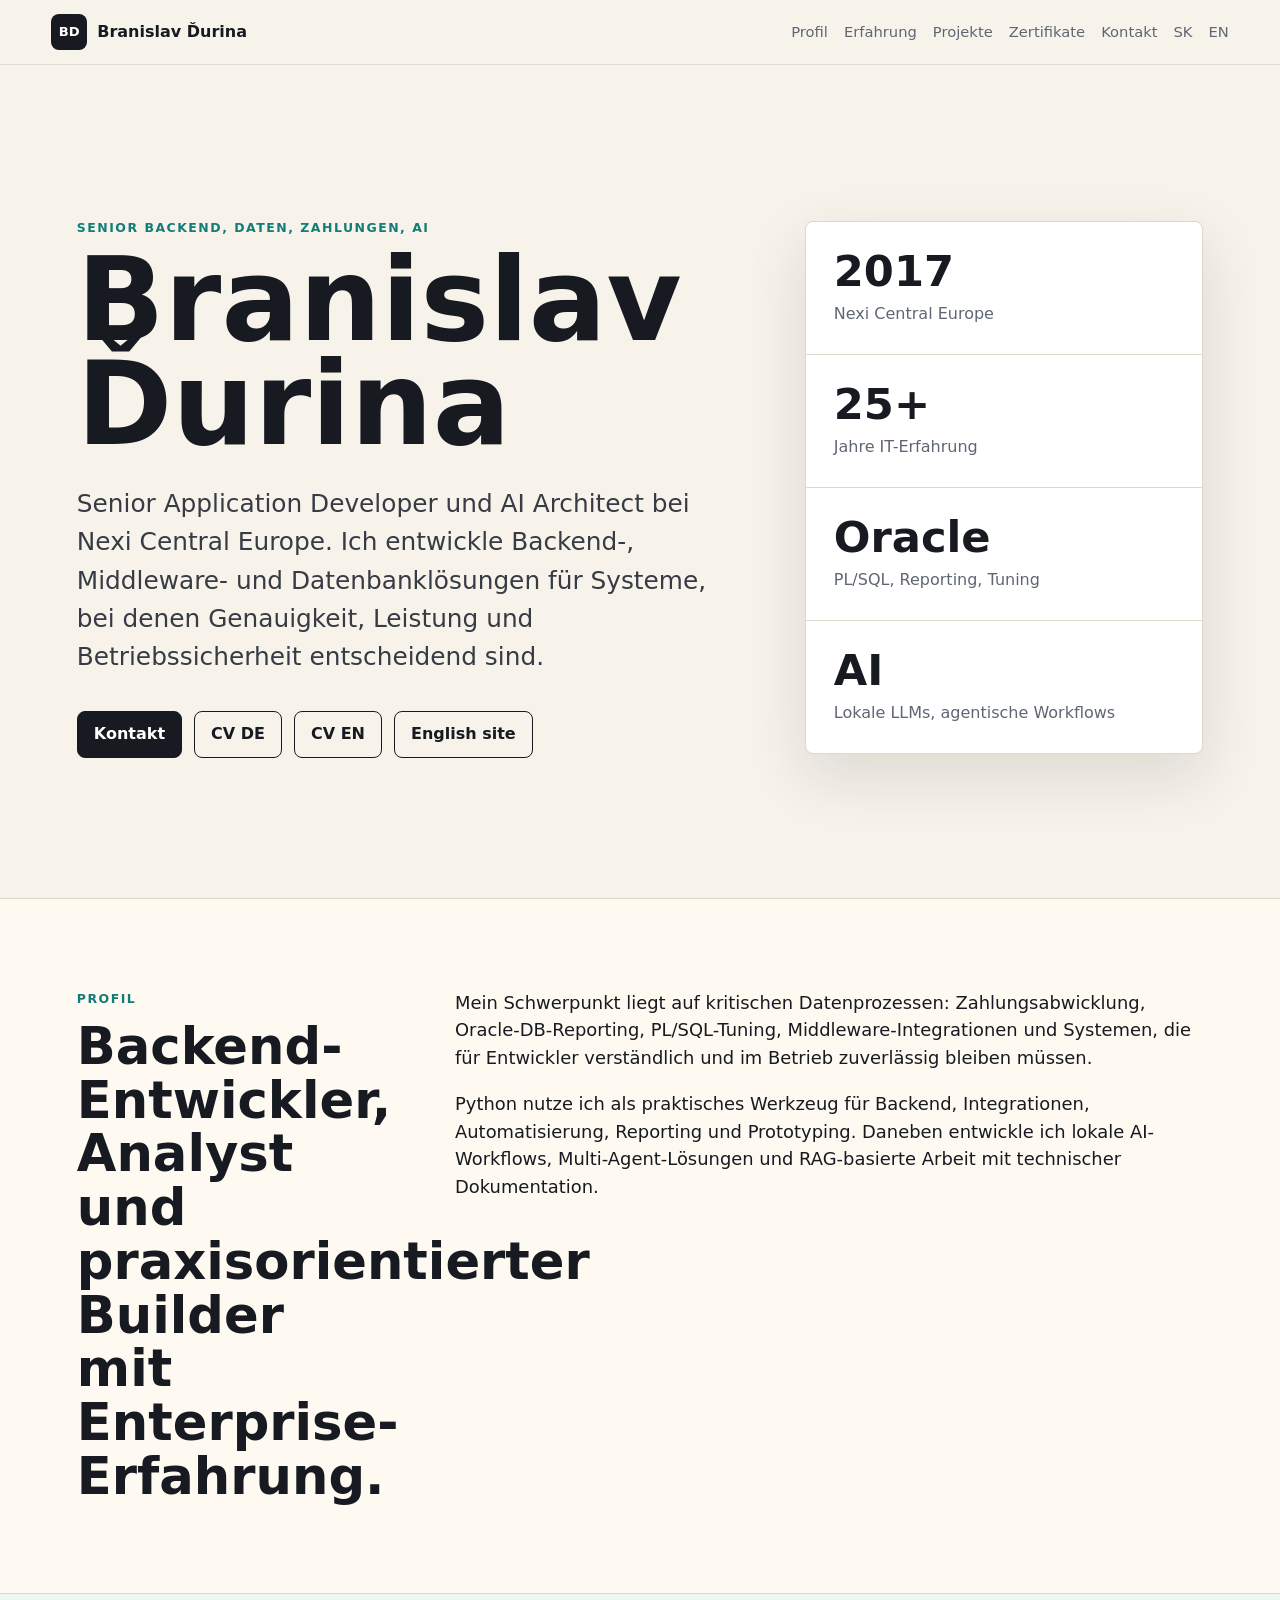
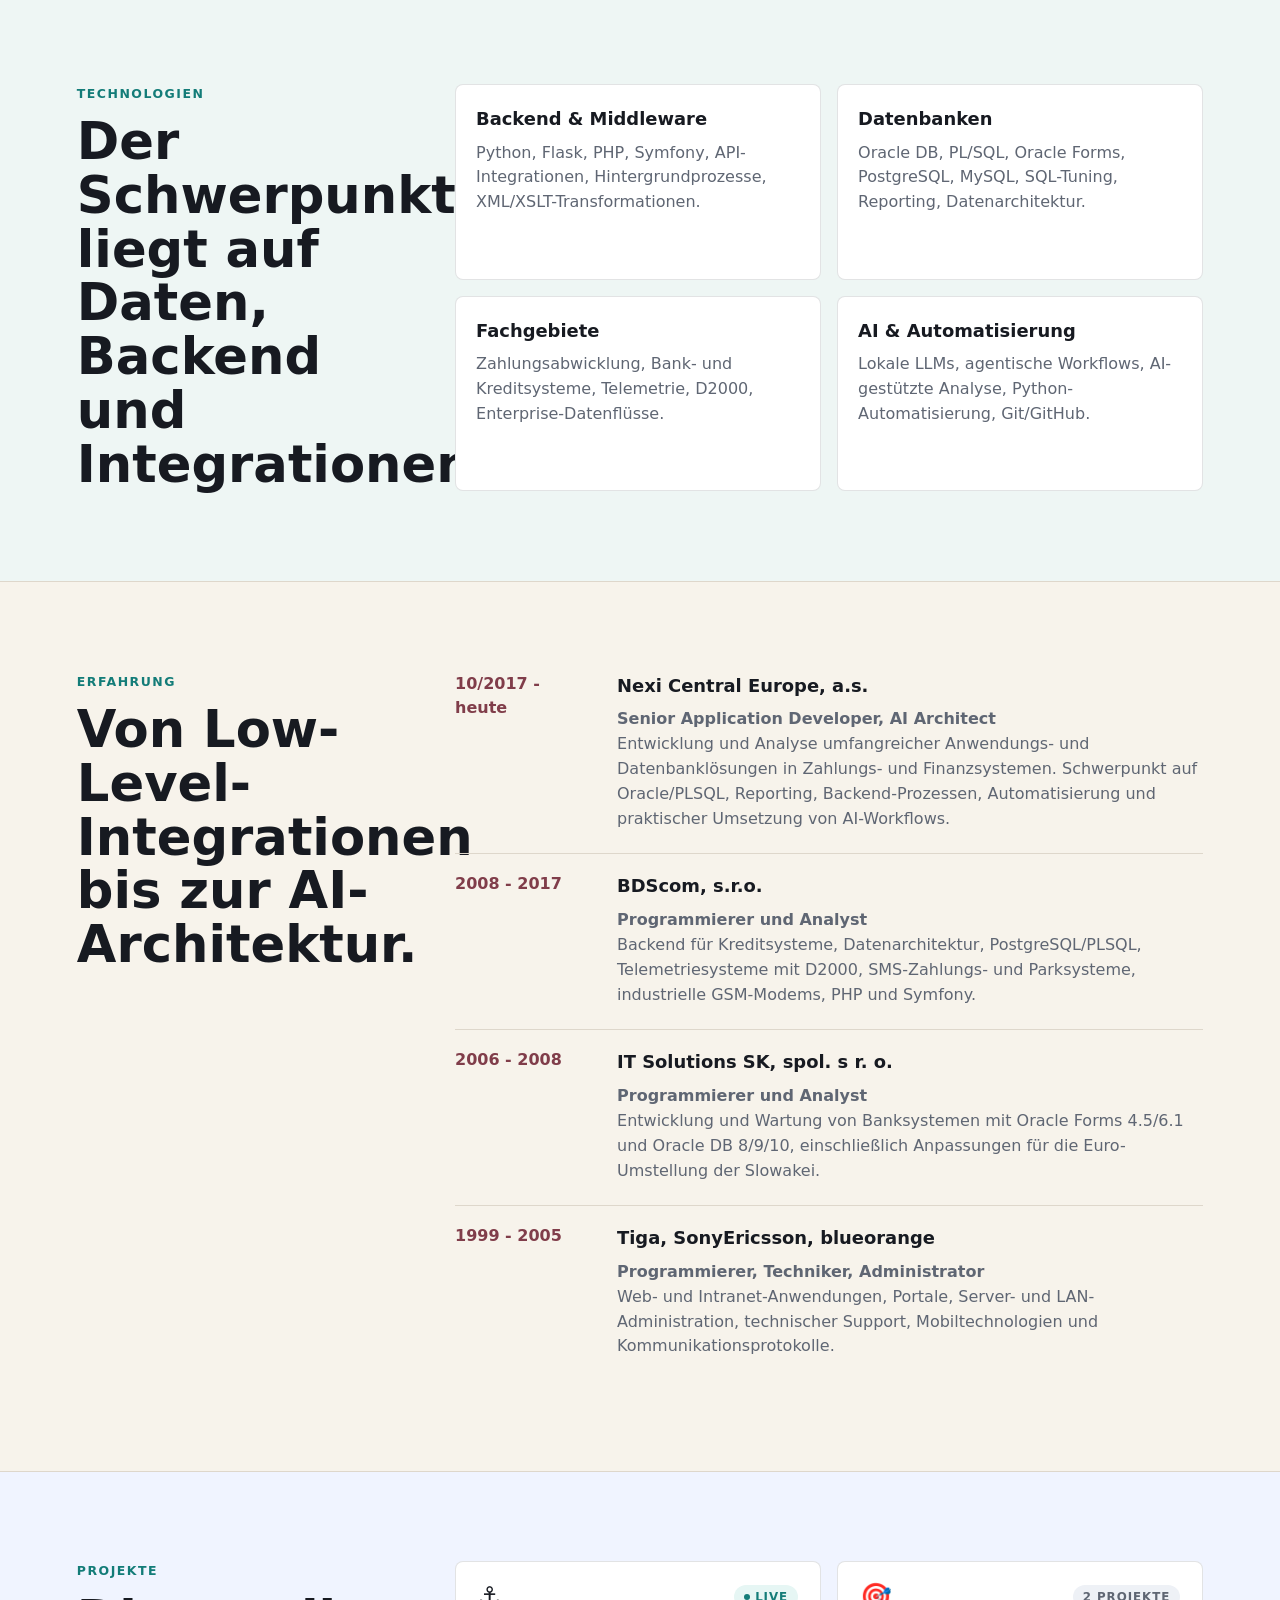
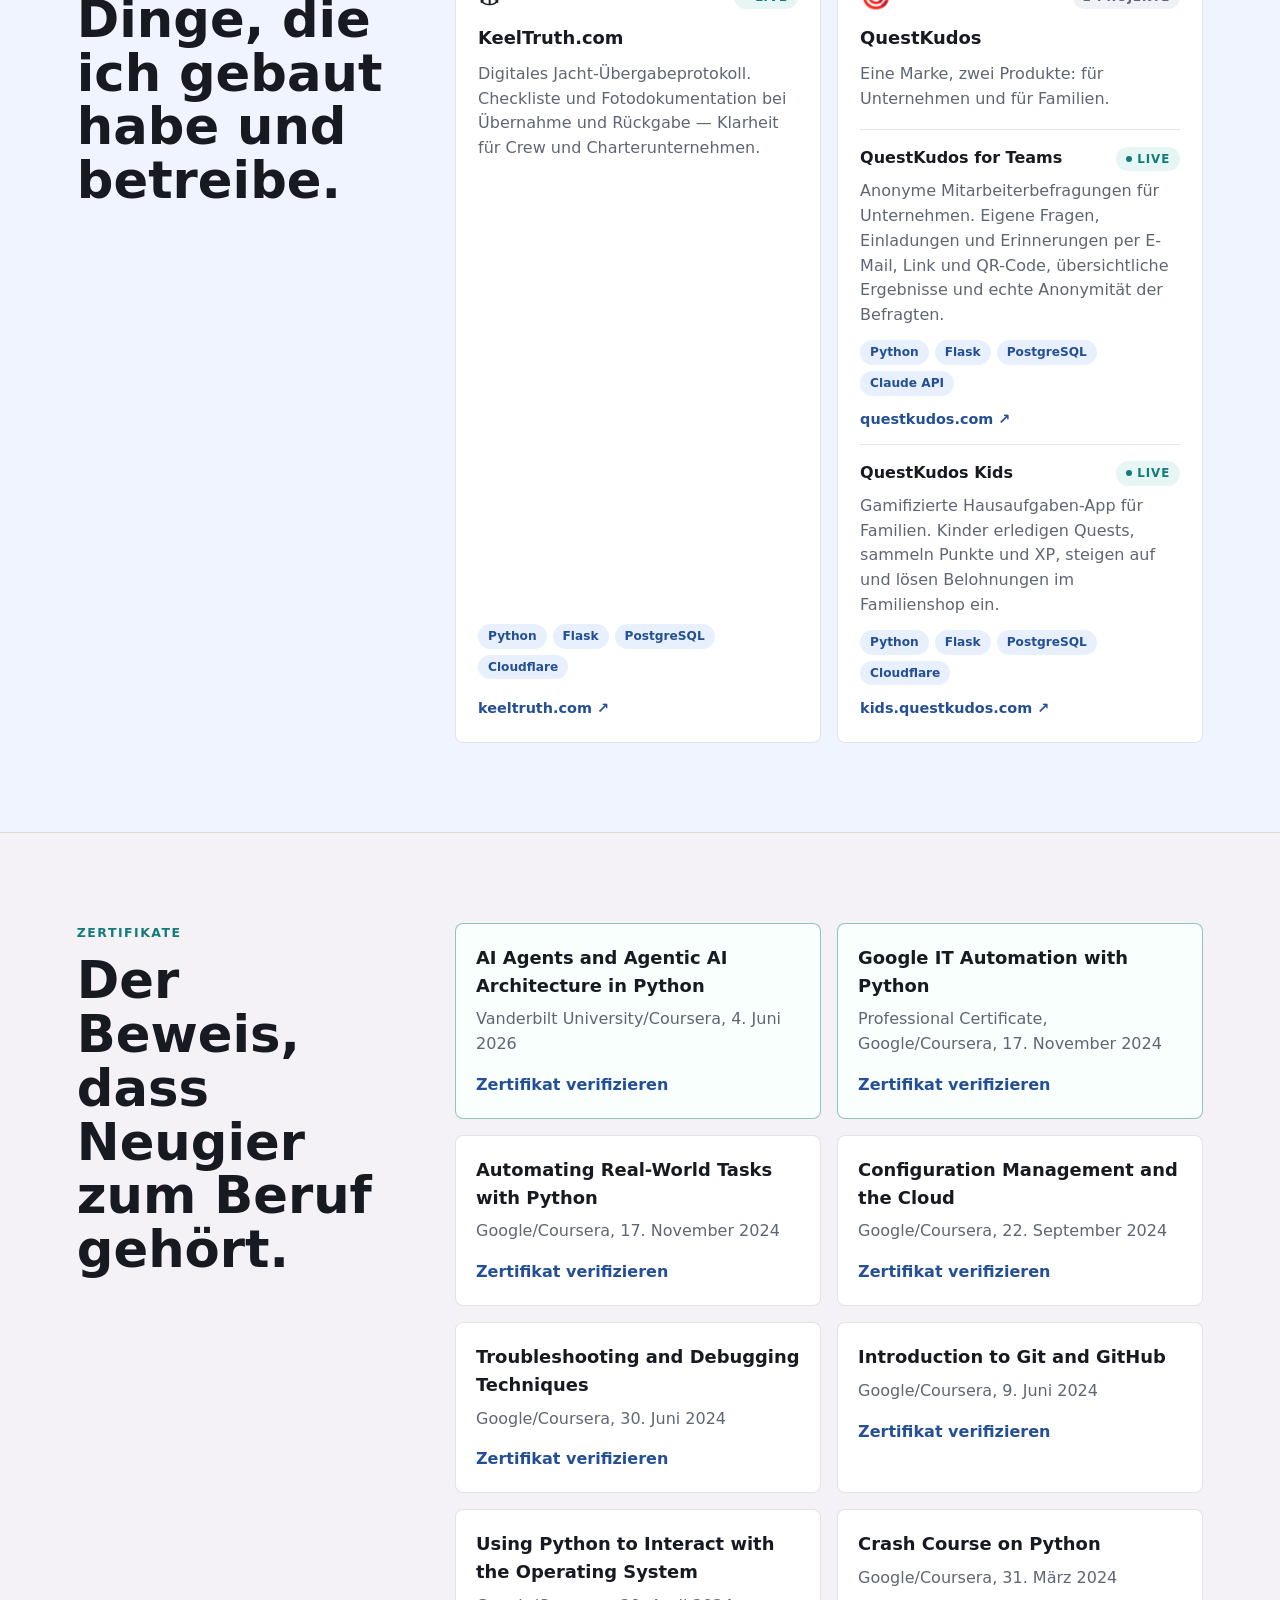
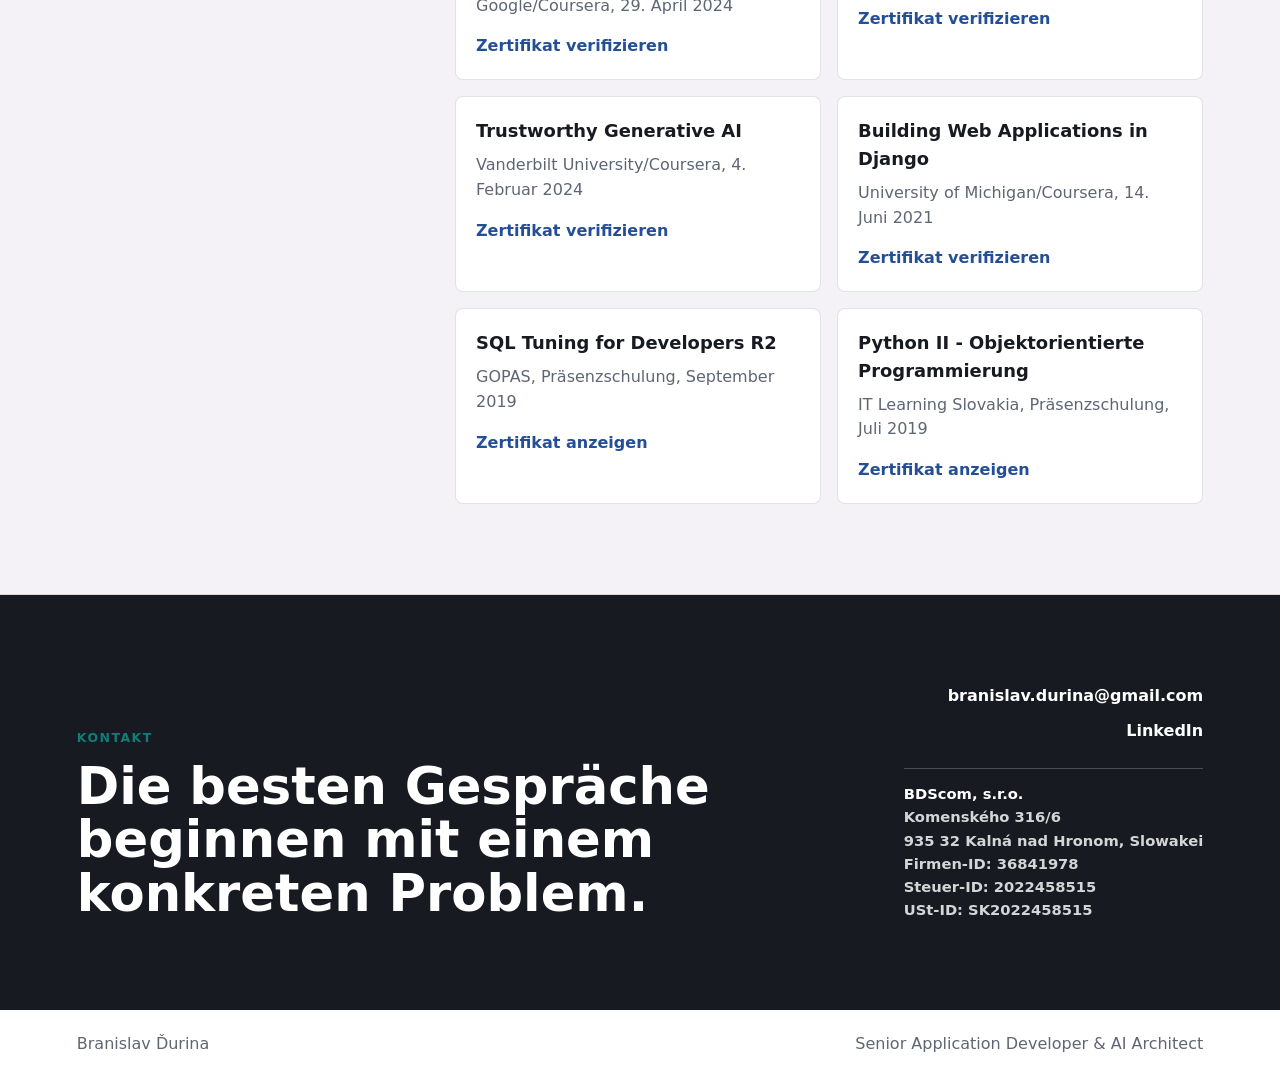
<file: index-de.html>
<!doctype html>
<html lang="de">
<head>
  <meta charset="utf-8">
  <meta name="viewport" content="width=device-width, initial-scale=1">
  <title>Branislav Ďurina | Senior Application Developer & AI Architect</title>
  <meta name="description" content="Persönliche Website von Branislav Ďurina: Backend-Entwicklung, Oracle/PLSQL, Zahlungsabwicklung, Middleware und AI-Architektur.">
  <meta property="og:title" content="Branislav Ďurina | Senior Application Developer & AI Architect">
  <meta property="og:description" content="Backend, Datenbanken, Zahlungssysteme, Middleware und praktische AI-Architektur.">
  <meta property="og:type" content="website">
  <link rel="stylesheet" href="styles.css">
</head>
<body>
  <header class="site-header">
    <a class="brand" href="#top" aria-label="Branislav Ďurina"><span class="brand-mark">BD</span><span>Branislav Ďurina</span></a>
    <nav class="nav" aria-label="Hauptnavigation">
      <a href="#profile">Profil</a><a href="#experience">Erfahrung</a><a href="#projects">Projekte</a><a href="#certificates">Zertifikate</a><a href="#contact">Kontakt</a>
      <a href="index.html" lang="sk">SK</a><a href="index-en.html" lang="en">EN</a>
    </nav>
  </header>

  <main id="top">
    <section class="hero" aria-labelledby="hero-title">
      <div class="hero-copy">
        <p class="eyebrow">Senior Backend, Daten, Zahlungen, AI</p>
        <h1 id="hero-title">Branislav Ďurina</h1>
        <p class="lead">Senior Application Developer und AI Architect bei Nexi Central Europe. Ich entwickle Backend-, Middleware- und Datenbanklösungen für Systeme, bei denen Genauigkeit, Leistung und Betriebssicherheit entscheidend sind.</p>
        <div class="hero-actions" aria-label="Schnellzugriff">
          <a class="button primary" href="mailto:branislav.durina@gmail.com">Kontakt</a><a class="button" href="cv-de.html">CV DE</a><a class="button" href="cv-en.html">CV EN</a><a class="button" href="index-en.html" lang="en">English site</a>
        </div>
      </div>
      <aside class="signal-panel" aria-label="Beruflicher Schwerpunkt">
        <div><span class="metric">2017</span><span class="metric-label">Nexi Central Europe</span></div>
        <div><span class="metric">25+</span><span class="metric-label">Jahre IT-Erfahrung</span></div>
        <div><span class="metric">Oracle</span><span class="metric-label">PL/SQL, Reporting, Tuning</span></div>
        <div><span class="metric">AI</span><span class="metric-label">Lokale LLMs, agentische Workflows</span></div>
      </aside>
    </section>

    <section id="profile" class="band intro-band">
      <div class="section-heading"><p class="eyebrow">Profil</p><h2>Backend-Entwickler, Analyst und praxisorientierter Builder mit Enterprise-Erfahrung.</h2></div>
      <div class="prose"><p>Mein Schwerpunkt liegt auf kritischen Datenprozessen: Zahlungsabwicklung, Oracle-DB-Reporting, PL/SQL-Tuning, Middleware-Integrationen und Systemen, die für Entwickler verständlich und im Betrieb zuverlässig bleiben müssen.</p><p>Python nutze ich als praktisches Werkzeug für Backend, Integrationen, Automatisierung, Reporting und Prototyping. Daneben entwickle ich lokale AI-Workflows, Multi-Agent-Lösungen und RAG-basierte Arbeit mit technischer Dokumentation.</p></div>
    </section>

    <section class="band stack-band" aria-labelledby="stack-title">
      <div class="section-heading"><p class="eyebrow">Technologien</p><h2>Der Schwerpunkt liegt auf Daten, Backend und Integrationen.</h2></div>
      <div class="stack-grid">
        <article class="stack-item"><h3>Backend & Middleware</h3><p>Python, Flask, PHP, Symfony, API-Integrationen, Hintergrundprozesse, XML/XSLT-Transformationen.</p></article>
        <article class="stack-item"><h3>Datenbanken</h3><p>Oracle DB, PL/SQL, Oracle Forms, PostgreSQL, MySQL, SQL-Tuning, Reporting, Datenarchitektur.</p></article>
        <article class="stack-item"><h3>Fachgebiete</h3><p>Zahlungsabwicklung, Bank- und Kreditsysteme, Telemetrie, D2000, Enterprise-Datenflüsse.</p></article>
        <article class="stack-item"><h3>AI & Automatisierung</h3><p>Lokale LLMs, agentische Workflows, AI-gestützte Analyse, Python-Automatisierung, Git/GitHub.</p></article>
      </div>
    </section>

    <section id="experience" class="band timeline-band" aria-labelledby="experience-title">
      <div class="section-heading"><p class="eyebrow">Erfahrung</p><h2>Von Low-Level-Integrationen bis zur AI-Architektur.</h2></div>
      <div class="timeline">
        <article class="timeline-item"><div class="time">10/2017 - heute</div><div><h3>Nexi Central Europe, a.s.</h3><p class="role">Senior Application Developer, AI Architect</p><p>Entwicklung und Analyse umfangreicher Anwendungs- und Datenbanklösungen in Zahlungs- und Finanzsystemen. Schwerpunkt auf Oracle/PLSQL, Reporting, Backend-Prozessen, Automatisierung und praktischer Umsetzung von AI-Workflows.</p></div></article>
        <article class="timeline-item"><div class="time">2008 - 2017</div><div><h3>BDScom, s.r.o.</h3><p class="role">Programmierer und Analyst</p><p>Backend für Kreditsysteme, Datenarchitektur, PostgreSQL/PLSQL, Telemetriesysteme mit D2000, SMS-Zahlungs- und Parksysteme, industrielle GSM-Modems, PHP und Symfony.</p></div></article>
        <article class="timeline-item"><div class="time">2006 - 2008</div><div><h3>IT Solutions SK, spol. s r. o.</h3><p class="role">Programmierer und Analyst</p><p>Entwicklung und Wartung von Banksystemen mit Oracle Forms 4.5/6.1 und Oracle DB 8/9/10, einschließlich Anpassungen für die Euro-Umstellung der Slowakei.</p></div></article>
        <article class="timeline-item"><div class="time">1999 - 2005</div><div><h3>Tiga, SonyEricsson, blueorange</h3><p class="role">Programmierer, Techniker, Administrator</p><p>Web- und Intranet-Anwendungen, Portale, Server- und LAN-Administration, technischer Support, Mobiltechnologien und Kommunikationsprotokolle.</p></div></article>
      </div>
    </section>

    <section id="projects" class="band project-band" aria-labelledby="projects-title">
      <div class="section-heading">
        <p class="eyebrow">Projekte</p>
        <h2 id="projects-title">Dinge, die ich gebaut habe und betreibe.</h2>
      </div>
      <div class="project-grid">
        <article class="project-card">
          <div class="project-card-top">
            <span class="project-icon" aria-hidden="true">&#9875;</span>
            <span class="project-status live">Live</span>
          </div>
          <h3><a href="https://keeltruth.com" target="_blank" rel="noopener">KeelTruth.com</a></h3>
          <p>Digitales Jacht-&Uuml;bergabeprotokoll. Checkliste und Fotodokumentation bei &Uuml;bernahme und R&uuml;ckgabe &mdash; Klarheit f&uuml;r Crew und Charterunternehmen.</p>
          <ul class="project-tags" aria-label="Technologien">
            <li>Python</li><li>Flask</li><li>PostgreSQL</li><li>Cloudflare</li>
          </ul>
          <a class="project-link" href="https://keeltruth.com" target="_blank" rel="noopener">keeltruth.com &#8599;</a>
        </article>
        <article class="project-card project-group">
          <div class="project-card-top">
            <span class="project-icon" aria-hidden="true">&#127919;</span>
            <span class="project-status">2 Projekte</span>
          </div>
          <h3>QuestKudos</h3>
          <p>Eine Marke, zwei Produkte: f&uuml;r Unternehmen und f&uuml;r Familien.</p>
          <div class="subproject">
            <div class="subproject-head">
              <h4><a href="https://questkudos.com" target="_blank" rel="noopener">QuestKudos for Teams</a></h4>
              <span class="project-status live">Live</span>
            </div>
            <p>Anonyme Mitarbeiterbefragungen f&uuml;r Unternehmen. Eigene Fragen, Einladungen und Erinnerungen per E-Mail, Link und QR-Code, &uuml;bersichtliche Ergebnisse und echte Anonymit&auml;t der Befragten.</p>
            <ul class="project-tags" aria-label="Technologien">
              <li>Python</li><li>Flask</li><li>PostgreSQL</li><li>Claude API</li>
            </ul>
            <a class="project-link" href="https://questkudos.com" target="_blank" rel="noopener">questkudos.com &#8599;</a>
          </div>
          <div class="subproject">
            <div class="subproject-head">
              <h4><a href="https://kids.questkudos.com" target="_blank" rel="noopener">QuestKudos Kids</a></h4>
              <span class="project-status live">Live</span>
            </div>
            <p>Gamifizierte Hausaufgaben-App f&uuml;r Familien. Kinder erledigen Quests, sammeln Punkte und XP, steigen auf und l&ouml;sen Belohnungen im Familienshop ein.</p>
            <ul class="project-tags" aria-label="Technologien">
              <li>Python</li><li>Flask</li><li>PostgreSQL</li><li>Cloudflare</li>
            </ul>
            <a class="project-link" href="https://kids.questkudos.com" target="_blank" rel="noopener">kids.questkudos.com &#8599;</a>
          </div>
        </article>
      </div>
    </section>

    <section id="certificates" class="band cert-band" aria-labelledby="cert-title">
      <div class="section-heading"><p class="eyebrow">Zertifikate</p><h2>Der Beweis, dass Neugier zum Beruf gehört.</h2></div>
      <div class="cert-grid">
        <article class="cert-card featured"><h3>AI Agents and Agentic AI Architecture in Python</h3><p>Vanderbilt University/Coursera, 4. Juni 2026</p><a href="https://www.coursera.org/account/accomplishments/verify/810QAFETGCQF" target="_blank" rel="noopener">Zertifikat verifizieren</a></article>
        <article class="cert-card featured"><h3>Google IT Automation with Python</h3><p>Professional Certificate, Google/Coursera, 17. November 2024</p><a href="https://coursera.org/verify/professional-cert/6PUX1613VMT2" target="_blank" rel="noopener">Zertifikat verifizieren</a></article>
        <article class="cert-card"><h3>Automating Real-World Tasks with Python</h3><p>Google/Coursera, 17. November 2024</p><a href="https://coursera.org/verify/0P07EY0A3JIQ" target="_blank" rel="noopener">Zertifikat verifizieren</a></article>
        <article class="cert-card"><h3>Configuration Management and the Cloud</h3><p>Google/Coursera, 22. September 2024</p><a href="https://coursera.org/verify/G2LVGT5CZKJ5" target="_blank" rel="noopener">Zertifikat verifizieren</a></article>
        <article class="cert-card"><h3>Troubleshooting and Debugging Techniques</h3><p>Google/Coursera, 30. Juni 2024</p><a href="https://coursera.org/verify/4E97GPVCS6V2" target="_blank" rel="noopener">Zertifikat verifizieren</a></article>
        <article class="cert-card"><h3>Introduction to Git and GitHub</h3><p>Google/Coursera, 9. Juni 2024</p><a href="https://coursera.org/verify/ED6C5YABGMQM" target="_blank" rel="noopener">Zertifikat verifizieren</a></article>
        <article class="cert-card"><h3>Using Python to Interact with the Operating System</h3><p>Google/Coursera, 29. April 2024</p><a href="https://coursera.org/verify/3Q5EME3G4PT9" target="_blank" rel="noopener">Zertifikat verifizieren</a></article>
        <article class="cert-card"><h3>Crash Course on Python</h3><p>Google/Coursera, 31. März 2024</p><a href="https://coursera.org/verify/9P7S3YLVNGZR" target="_blank" rel="noopener">Zertifikat verifizieren</a></article>
        <article class="cert-card"><h3>Trustworthy Generative AI</h3><p>Vanderbilt University/Coursera, 4. Februar 2024</p><a href="https://coursera.org/verify/542493R3677S" target="_blank" rel="noopener">Zertifikat verifizieren</a></article>
        <article class="cert-card"><h3>Building Web Applications in Django</h3><p>University of Michigan/Coursera, 14. Juni 2021</p><a href="https://coursera.org/verify/PNFKXG9GSY5X" target="_blank" rel="noopener">Zertifikat verifizieren</a></article>
        <article class="cert-card"><h3>SQL Tuning for Developers R2</h3><p>GOPAS, Präsenzschulung, September 2019</p><a href="assets/certificate-1.jpg" target="_blank" rel="noopener">Zertifikat anzeigen</a></article>
        <article class="cert-card"><h3>Python II - Objektorientierte Programmierung</h3><p>IT Learning Slovakia, Präsenzschulung, Juli 2019</p><a href="assets/certificate-2.jpg" target="_blank" rel="noopener">Zertifikat anzeigen</a></article>
      </div>
    </section>

    <section id="contact" class="contact-band" aria-labelledby="contact-title"><div><p class="eyebrow">Kontakt</p><h2 id="contact-title">Die besten Gespräche beginnen mit einem konkreten Problem.</h2></div><div class="contact-links"><a href="mailto:branislav.durina@gmail.com">branislav.durina@gmail.com</a><a href="https://www.linkedin.com/in/branislav-durina-622121284/">LinkedIn</a><div class="company-card" aria-label="Unternehmensdaten"><strong>BDScom, s.r.o.</strong><span>Komenského 316/6</span><span>935 32 Kalná nad Hronom, Slowakei</span><span>Firmen-ID: 36841978</span><span>Steuer-ID: 2022458515</span><span>USt-ID: SK2022458515</span></div></div></section>
  </main>
  <footer class="footer"><span>Branislav Ďurina</span><span>Senior Application Developer & AI Architect</span></footer>
</body>
</html>
</file>
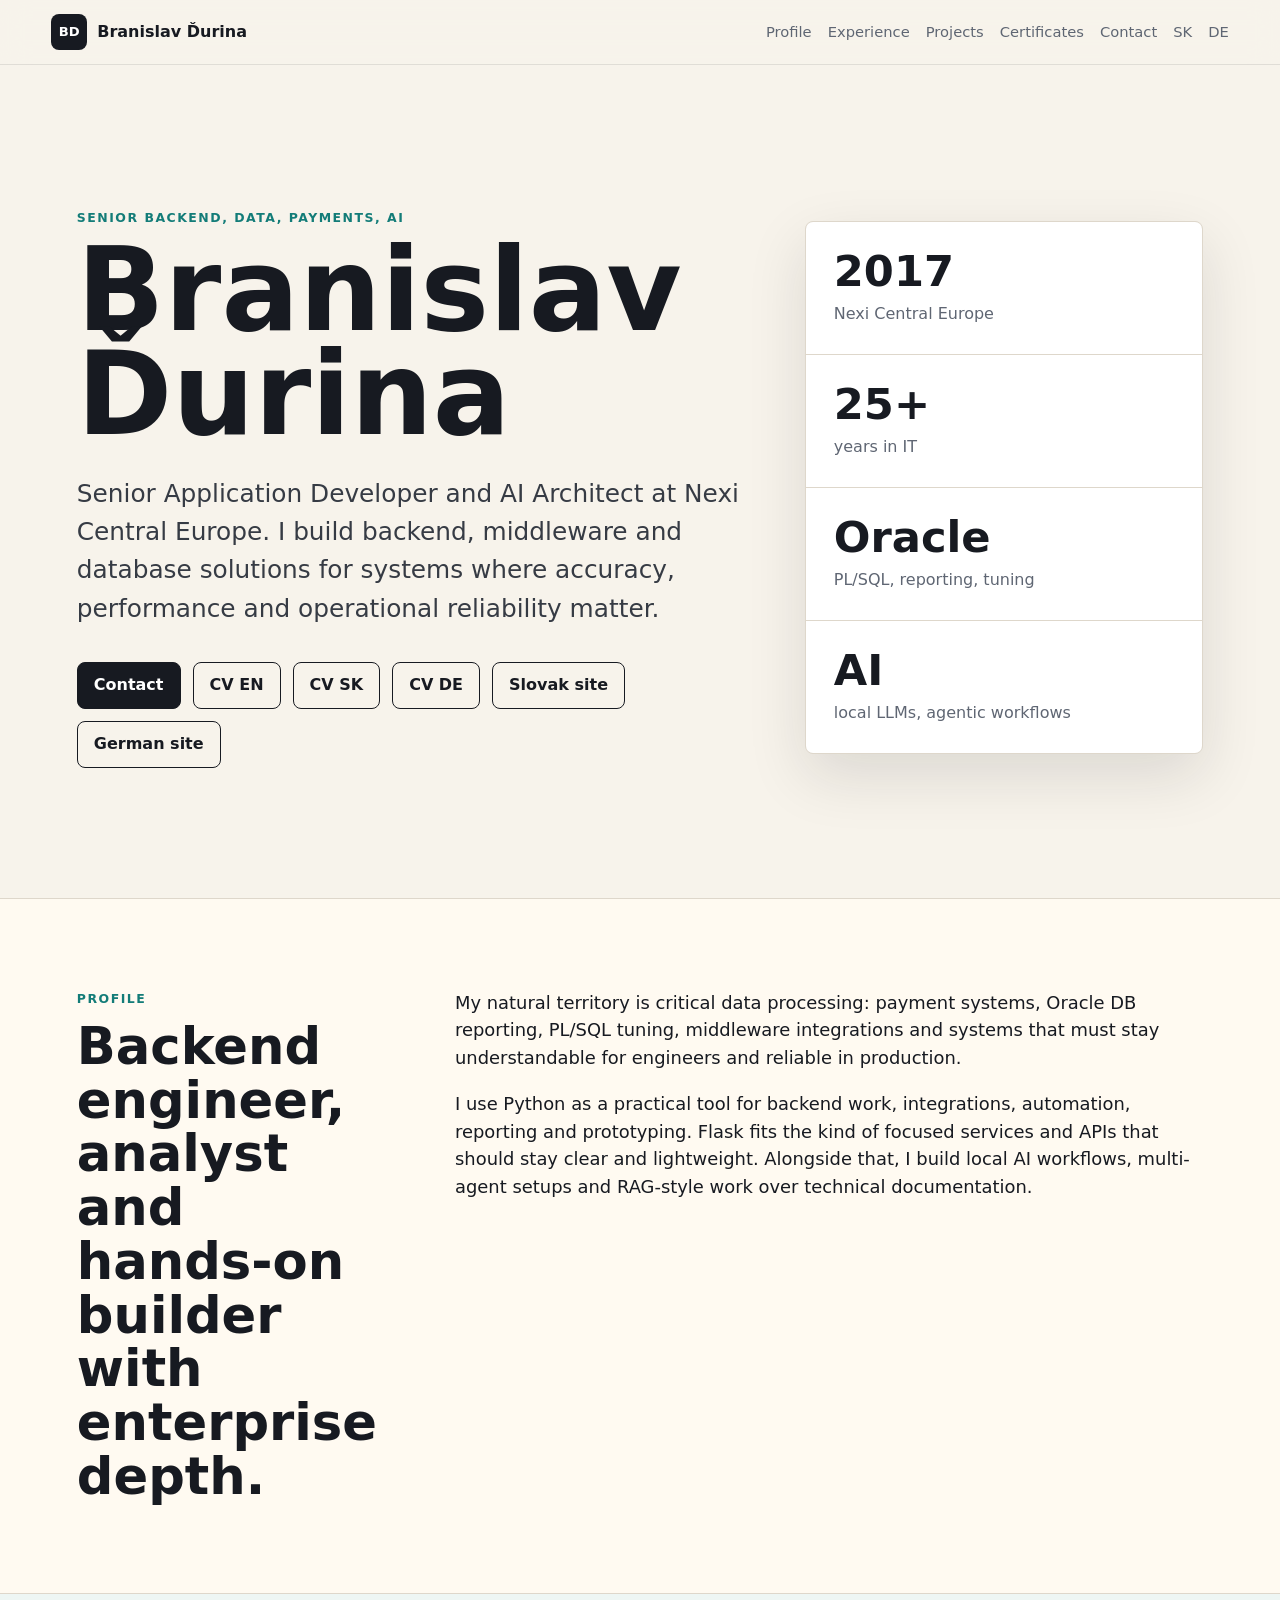
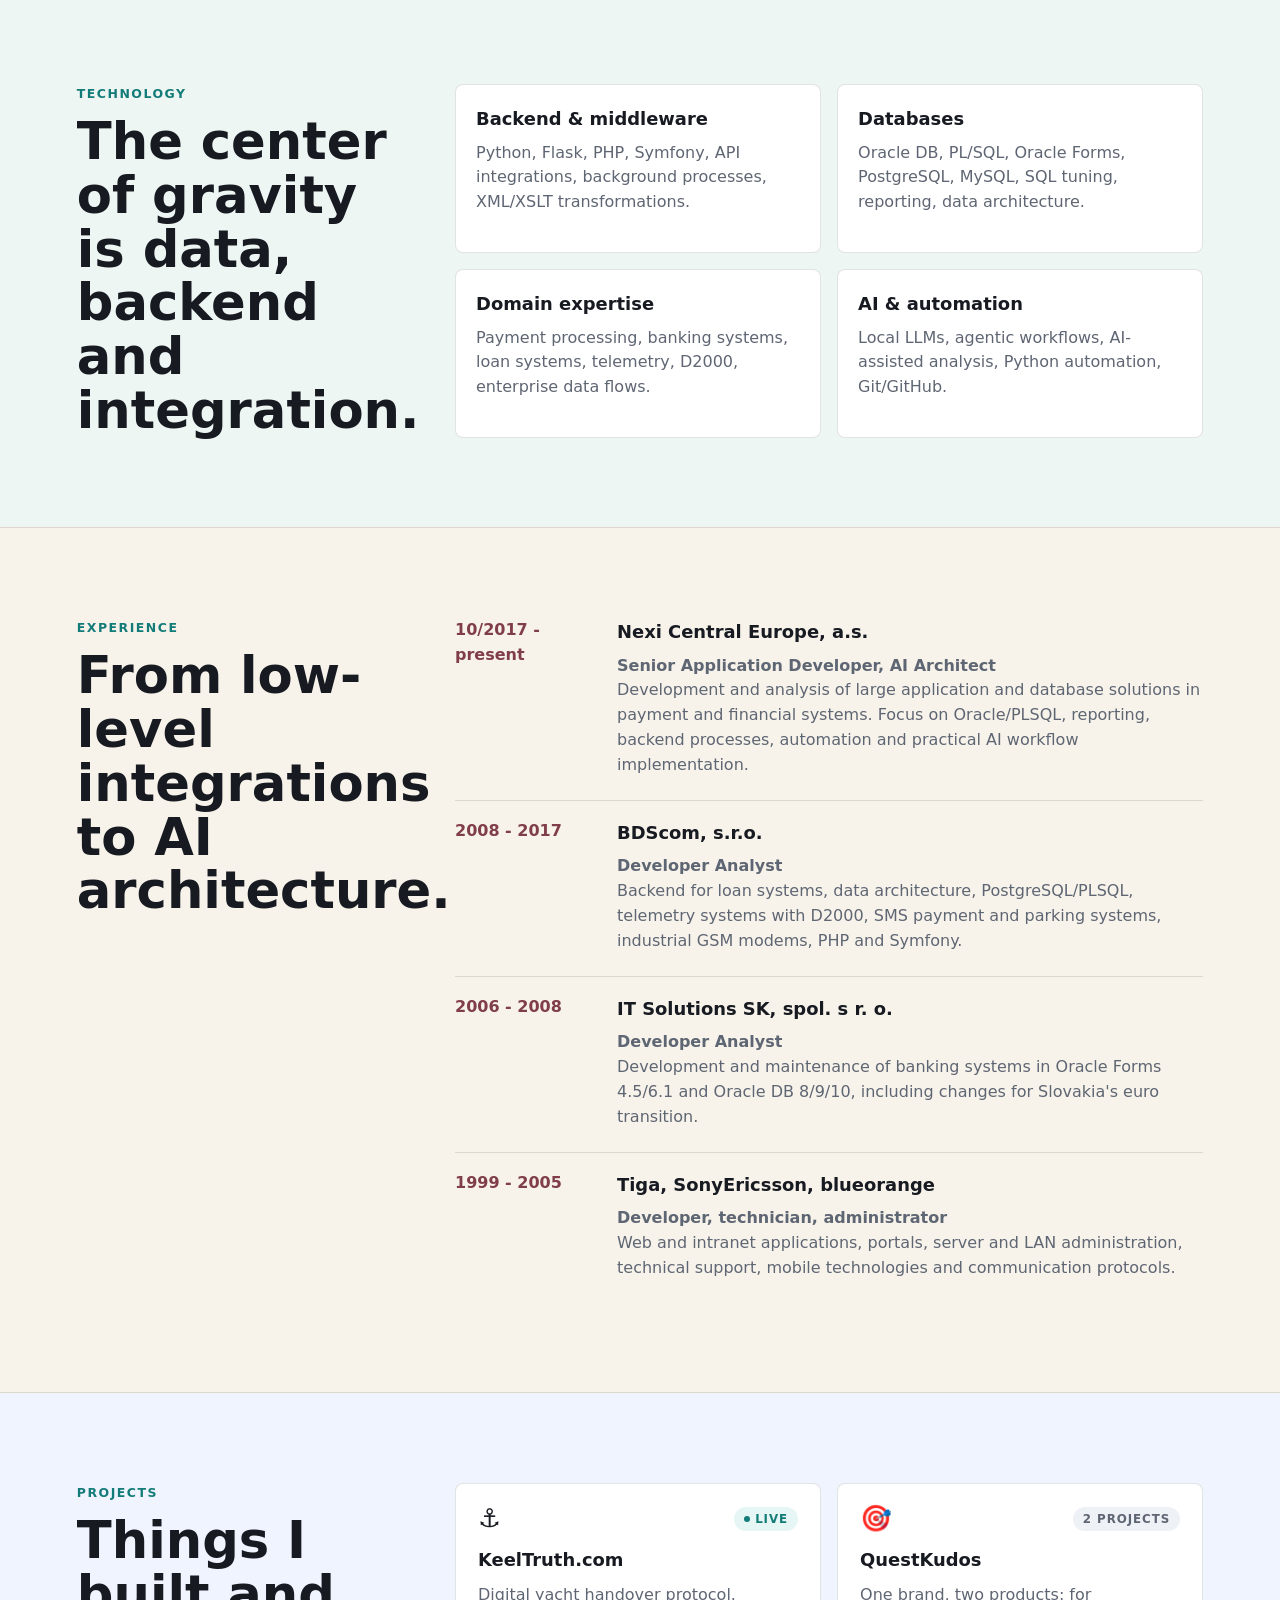
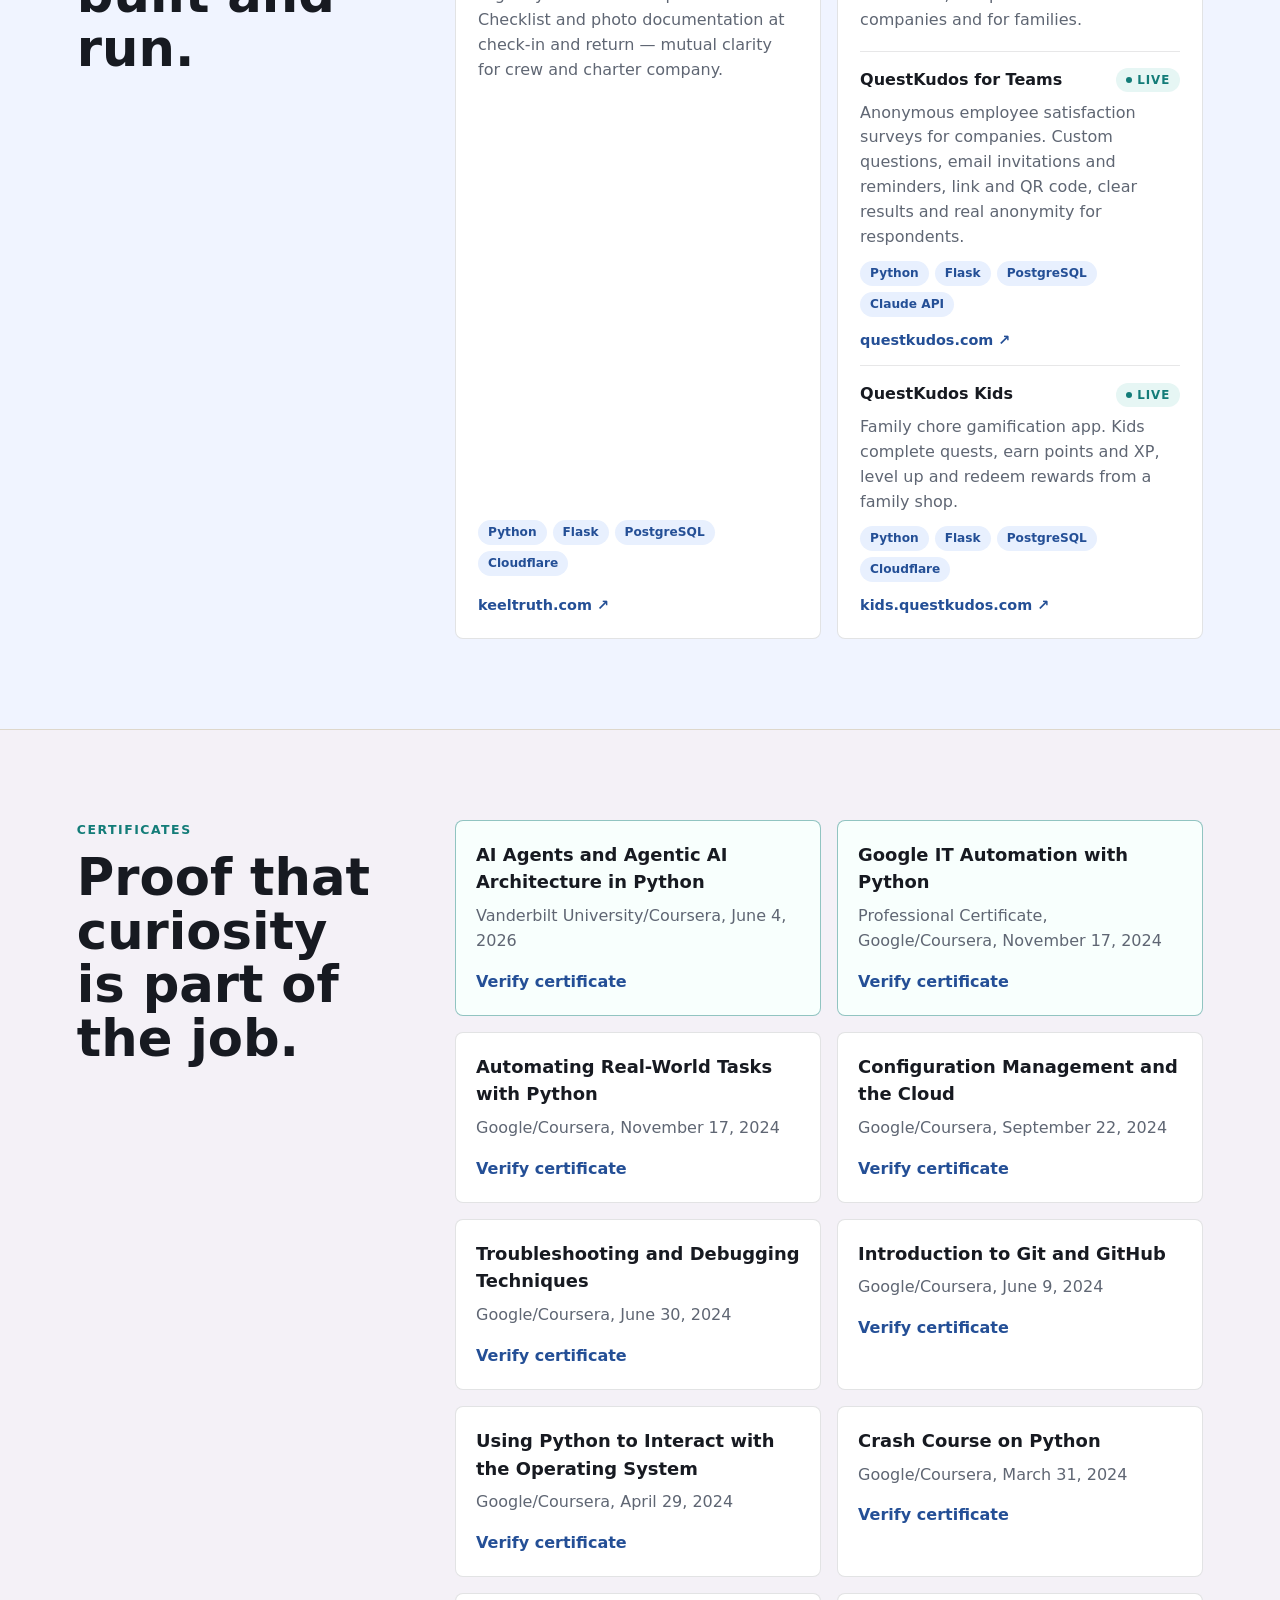
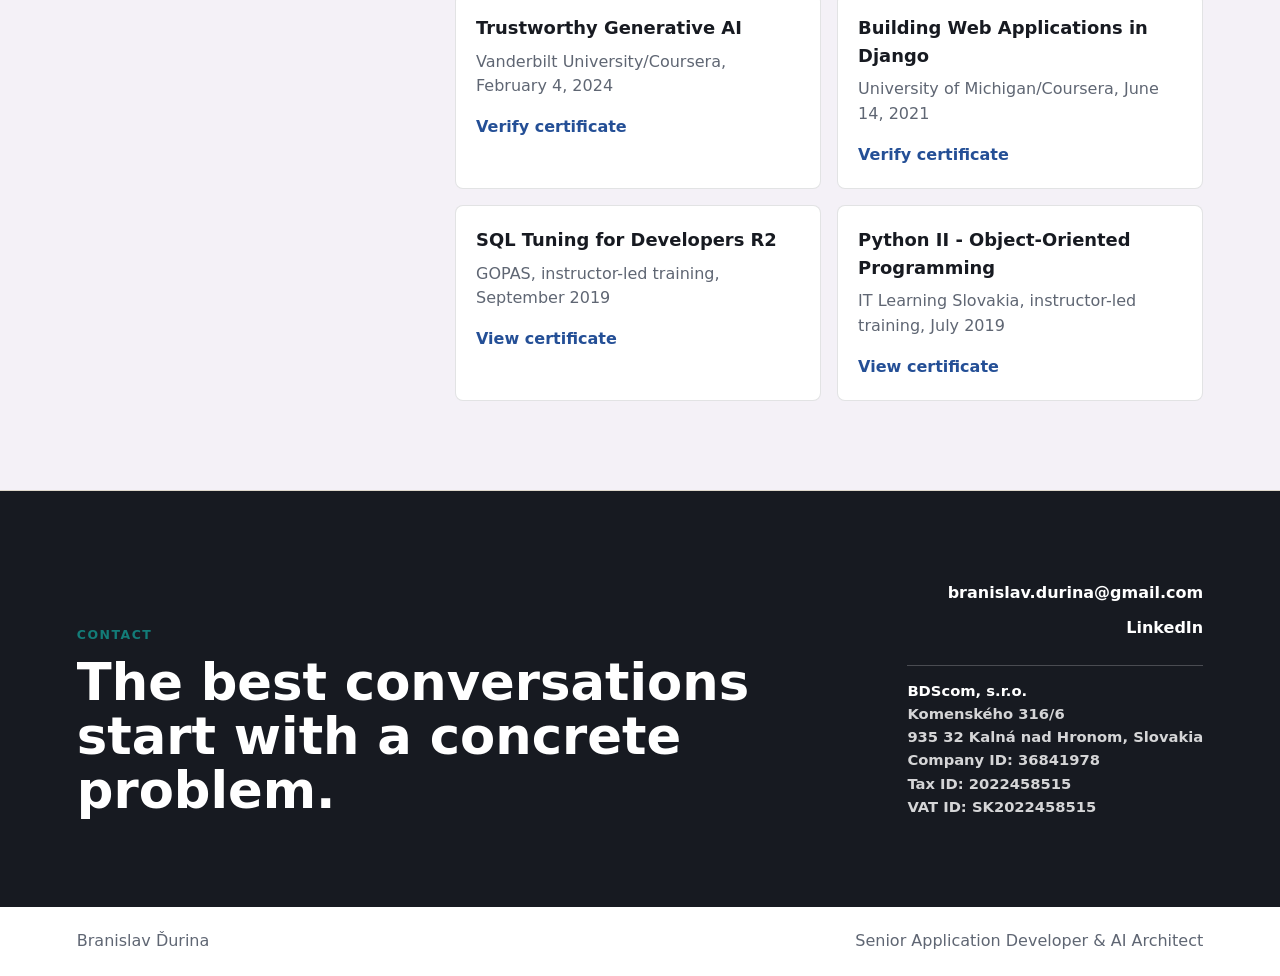
<file: index-en.html>
<!doctype html>
<html lang="en">
<head>
  <meta charset="utf-8">
  <meta name="viewport" content="width=device-width, initial-scale=1">
  <title>Branislav Ďurina | Senior Application Developer & AI Architect</title>
  <meta name="description" content="Personal site of Branislav Ďurina: senior backend development, Oracle/PLSQL, payment processing, middleware and AI architecture.">
  <meta property="og:title" content="Branislav Ďurina | Senior Application Developer & AI Architect">
  <meta property="og:description" content="Backend, databases, payment systems, middleware and practical AI architecture.">
  <meta property="og:type" content="website">
  <link rel="stylesheet" href="styles.css">
  <script type="application/ld+json">
  {
    "@context": "https://schema.org",
    "@type": "Person",
    "name": "Branislav Ďurina",
    "jobTitle": "Senior Application Developer, AI Architect",
    "email": "mailto:branislav.durina@gmail.com",
    "url": "https://branislavdurina.github.io/",
    "sameAs": ["https://www.linkedin.com/in/branislav-durina-622121284/"],
    "worksFor": {"@type": "Organization", "name": "Nexi Central Europe, a.s."},
    "knowsAbout": ["Python", "Flask", "Oracle Database", "PL/SQL", "PostgreSQL", "Payment processing", "Middleware", "AI architecture", "Agentic workflows"]
  }
  </script>
  <!-- Google tag (gtag.js) -->
  <script async src="https://www.googletagmanager.com/gtag/js?id=G-E6BMVDV54V"></script>
  <script>
    window.dataLayer = window.dataLayer || [];
    function gtag(){dataLayer.push(arguments);}
    gtag('js', new Date());

    gtag('config', 'G-E6BMVDV54V');
  </script>
  <script type="text/javascript">
    (function(c,l,a,r,i,t,y){
        c[a]=c[a]||function(){(c[a].q=c[a].q||[]).push(arguments)};
        t=l.createElement(r);t.async=1;t.src="https://www.clarity.ms/tag/"+i;
        y=l.getElementsByTagName(r)[0];y.parentNode.insertBefore(t,y);
    })(window, document, "clarity", "script", "x1aprv303j");
</script>
</head>
<body>
  <header class="site-header">
    <a class="brand" href="#top" aria-label="Branislav Ďurina">
      <span class="brand-mark">BD</span>
      <span>Branislav Ďurina</span>
    </a>
    <nav class="nav" aria-label="Main navigation">
      <a href="#profile">Profile</a>
      <a href="#experience">Experience</a>
      <a href="#projects">Projects</a>
      <a href="#certificates">Certificates</a>
      <a href="#contact">Contact</a>
      <a href="index.html" lang="sk">SK</a>
      <a href="index-de.html" lang="de">DE</a>
    </nav>
  </header>

  <main id="top">
    <section class="hero" aria-labelledby="hero-title">
      <div class="hero-copy">
        <p class="eyebrow">Senior backend, data, payments, AI</p>
        <h1 id="hero-title">Branislav Ďurina</h1>
        <p class="lead">
          Senior Application Developer and AI Architect at Nexi Central Europe.
          I build backend, middleware and database solutions for systems where
          accuracy, performance and operational reliability matter.
        </p>
        <div class="hero-actions" aria-label="Quick links">
          <a class="button primary" href="mailto:branislav.durina@gmail.com">Contact</a>
          <a class="button" href="cv-en.html">CV EN</a>
          <a class="button" href="cv-sk.html">CV SK</a>
          <a class="button" href="cv-de.html">CV DE</a>
          <a class="button" href="index.html" lang="sk">Slovak site</a>
          <a class="button" href="index-de.html" lang="de">German site</a>
        </div>
      </div>
      <aside class="signal-panel" aria-label="Professional focus">
        <div><span class="metric">2017</span><span class="metric-label">Nexi Central Europe</span></div>
        <div><span class="metric">25+</span><span class="metric-label">years in IT</span></div>
        <div><span class="metric">Oracle</span><span class="metric-label">PL/SQL, reporting, tuning</span></div>
        <div><span class="metric">AI</span><span class="metric-label">local LLMs, agentic workflows</span></div>
      </aside>
    </section>

    <section id="profile" class="band intro-band">
      <div class="section-heading">
        <p class="eyebrow">Profile</p>
        <h2>Backend engineer, analyst and hands-on builder with enterprise depth.</h2>
      </div>
      <div class="prose">
        <p>
          My natural territory is critical data processing: payment systems,
          Oracle DB reporting, PL/SQL tuning, middleware integrations and systems
          that must stay understandable for engineers and reliable in production.
        </p>
        <p>
          I use Python as a practical tool for backend work, integrations,
          automation, reporting and prototyping. Flask fits the kind of focused
          services and APIs that should stay clear and lightweight. Alongside
          that, I build local AI workflows, multi-agent setups and RAG-style work
          over technical documentation.
        </p>
      </div>
    </section>

    <section class="band stack-band" aria-labelledby="stack-title">
      <div class="section-heading">
        <p class="eyebrow">Technology</p>
        <h2 id="stack-title">The center of gravity is data, backend and integration.</h2>
      </div>
      <div class="stack-grid">
        <article class="stack-item"><h3>Backend & middleware</h3><p>Python, Flask, PHP, Symfony, API integrations, background processes, XML/XSLT transformations.</p></article>
        <article class="stack-item"><h3>Databases</h3><p>Oracle DB, PL/SQL, Oracle Forms, PostgreSQL, MySQL, SQL tuning, reporting, data architecture.</p></article>
        <article class="stack-item"><h3>Domain expertise</h3><p>Payment processing, banking systems, loan systems, telemetry, D2000, enterprise data flows.</p></article>
        <article class="stack-item"><h3>AI & automation</h3><p>Local LLMs, agentic workflows, AI-assisted analysis, Python automation, Git/GitHub.</p></article>
      </div>
    </section>

    <section id="experience" class="band timeline-band" aria-labelledby="experience-title">
      <div class="section-heading">
        <p class="eyebrow">Experience</p>
        <h2 id="experience-title">From low-level integrations to AI architecture.</h2>
      </div>
      <div class="timeline">
        <article class="timeline-item"><div class="time">10/2017 - present</div><div><h3>Nexi Central Europe, a.s.</h3><p class="role">Senior Application Developer, AI Architect</p><p>Development and analysis of large application and database solutions in payment and financial systems. Focus on Oracle/PLSQL, reporting, backend processes, automation and practical AI workflow implementation.</p></div></article>
        <article class="timeline-item"><div class="time">2008 - 2017</div><div><h3>BDScom, s.r.o.</h3><p class="role">Developer Analyst</p><p>Backend for loan systems, data architecture, PostgreSQL/PLSQL, telemetry systems with D2000, SMS payment and parking systems, industrial GSM modems, PHP and Symfony.</p></div></article>
        <article class="timeline-item"><div class="time">2006 - 2008</div><div><h3>IT Solutions SK, spol. s r. o.</h3><p class="role">Developer Analyst</p><p>Development and maintenance of banking systems in Oracle Forms 4.5/6.1 and Oracle DB 8/9/10, including changes for Slovakia's euro transition.</p></div></article>
        <article class="timeline-item"><div class="time">1999 - 2005</div><div><h3>Tiga, SonyEricsson, blueorange</h3><p class="role">Developer, technician, administrator</p><p>Web and intranet applications, portals, server and LAN administration, technical support, mobile technologies and communication protocols.</p></div></article>
      </div>
    </section>

    <section id="projects" class="band project-band" aria-labelledby="projects-title">
      <div class="section-heading">
        <p class="eyebrow">Projects</p>
        <h2 id="projects-title">Things I built and run.</h2>
      </div>
      <div class="project-grid">
        <article class="project-card">
          <div class="project-card-top">
            <span class="project-icon" aria-hidden="true">&#9875;</span>
            <span class="project-status live">Live</span>
          </div>
          <h3><a href="https://keeltruth.com" target="_blank" rel="noopener">KeelTruth.com</a></h3>
          <p>Digital yacht handover protocol. Checklist and photo documentation at check-in and return &mdash; mutual clarity for crew and charter company.</p>
          <ul class="project-tags" aria-label="Technologies">
            <li>Python</li><li>Flask</li><li>PostgreSQL</li><li>Cloudflare</li>
          </ul>
          <a class="project-link" href="https://keeltruth.com" target="_blank" rel="noopener">keeltruth.com &#8599;</a>
        </article>
        <article class="project-card project-group">
          <div class="project-card-top">
            <span class="project-icon" aria-hidden="true">&#127919;</span>
            <span class="project-status">2 projects</span>
          </div>
          <h3>QuestKudos</h3>
          <p>One brand, two products: for companies and for families.</p>
          <div class="subproject">
            <div class="subproject-head">
              <h4><a href="https://questkudos.com" target="_blank" rel="noopener">QuestKudos for Teams</a></h4>
              <span class="project-status live">Live</span>
            </div>
            <p>Anonymous employee satisfaction surveys for companies. Custom questions, email invitations and reminders, link and QR code, clear results and real anonymity for respondents.</p>
            <ul class="project-tags" aria-label="Technologies">
              <li>Python</li><li>Flask</li><li>PostgreSQL</li><li>Claude API</li>
            </ul>
            <a class="project-link" href="https://questkudos.com" target="_blank" rel="noopener">questkudos.com &#8599;</a>
          </div>
          <div class="subproject">
            <div class="subproject-head">
              <h4><a href="https://kids.questkudos.com" target="_blank" rel="noopener">QuestKudos Kids</a></h4>
              <span class="project-status live">Live</span>
            </div>
            <p>Family chore gamification app. Kids complete quests, earn points and XP, level up and redeem rewards from a family shop.</p>
            <ul class="project-tags" aria-label="Technologies">
              <li>Python</li><li>Flask</li><li>PostgreSQL</li><li>Cloudflare</li>
            </ul>
            <a class="project-link" href="https://kids.questkudos.com" target="_blank" rel="noopener">kids.questkudos.com &#8599;</a>
          </div>
        </article>
      </div>
    </section>

    <section id="certificates" class="band cert-band" aria-labelledby="cert-title">
      <div class="section-heading">
        <p class="eyebrow">Certificates</p>
        <h2 id="cert-title">Proof that curiosity is part of the job.</h2>
      </div>
      <div class="cert-grid">
        <article class="cert-card featured">
          <h3>AI Agents and Agentic AI Architecture in Python</h3>
          <p>Vanderbilt University/Coursera, June 4, 2026</p>
          <a href="https://www.coursera.org/account/accomplishments/verify/810QAFETGCQF" target="_blank" rel="noopener">Verify certificate</a>
        </article>
        <article class="cert-card featured">
          <h3>Google IT Automation with Python</h3>
          <p>Professional Certificate, Google/Coursera, November 17, 2024</p>
          <a href="https://coursera.org/verify/professional-cert/6PUX1613VMT2" target="_blank" rel="noopener">Verify certificate</a>
        </article>
        <article class="cert-card">
          <h3>Automating Real-World Tasks with Python</h3>
          <p>Google/Coursera, November 17, 2024</p>
          <a href="https://coursera.org/verify/0P07EY0A3JIQ" target="_blank" rel="noopener">Verify certificate</a>
        </article>
        <article class="cert-card">
          <h3>Configuration Management and the Cloud</h3>
          <p>Google/Coursera, September 22, 2024</p>
          <a href="https://coursera.org/verify/G2LVGT5CZKJ5" target="_blank" rel="noopener">Verify certificate</a>
        </article>
        <article class="cert-card">
          <h3>Troubleshooting and Debugging Techniques</h3>
          <p>Google/Coursera, June 30, 2024</p>
          <a href="https://coursera.org/verify/4E97GPVCS6V2" target="_blank" rel="noopener">Verify certificate</a>
        </article>
        <article class="cert-card">
          <h3>Introduction to Git and GitHub</h3>
          <p>Google/Coursera, June 9, 2024</p>
          <a href="https://coursera.org/verify/ED6C5YABGMQM" target="_blank" rel="noopener">Verify certificate</a>
        </article>
        <article class="cert-card">
          <h3>Using Python to Interact with the Operating System</h3>
          <p>Google/Coursera, April 29, 2024</p>
          <a href="https://coursera.org/verify/3Q5EME3G4PT9" target="_blank" rel="noopener">Verify certificate</a>
        </article>
        <article class="cert-card">
          <h3>Crash Course on Python</h3>
          <p>Google/Coursera, March 31, 2024</p>
          <a href="https://coursera.org/verify/9P7S3YLVNGZR" target="_blank" rel="noopener">Verify certificate</a>
        </article>
        <article class="cert-card">
          <h3>Trustworthy Generative AI</h3>
          <p>Vanderbilt University/Coursera, February 4, 2024</p>
          <a href="https://coursera.org/verify/542493R3677S" target="_blank" rel="noopener">Verify certificate</a>
        </article>
        <article class="cert-card">
          <h3>Building Web Applications in Django</h3>
          <p>University of Michigan/Coursera, June 14, 2021</p>
          <a href="https://coursera.org/verify/PNFKXG9GSY5X" target="_blank" rel="noopener">Verify certificate</a>
        </article>
        <article class="cert-card">
          <h3>SQL Tuning for Developers R2</h3>
          <p>GOPAS, instructor-led training, September 2019</p>
          <a href="assets/certificate-1.jpg" target="_blank" rel="noopener">View certificate</a>
        </article>
        <article class="cert-card">
          <h3>Python II - Object-Oriented Programming</h3>
          <p>IT Learning Slovakia, instructor-led training, July 2019</p>
          <a href="assets/certificate-2.jpg" target="_blank" rel="noopener">View certificate</a>
        </article>
      </div>
    </section>

    <section id="contact" class="contact-band" aria-labelledby="contact-title">
      <div><p class="eyebrow">Contact</p><h2 id="contact-title">The best conversations start with a concrete problem.</h2></div>
      <div class="contact-links"><a href="mailto:branislav.durina@gmail.com">branislav.durina@gmail.com</a><a href="https://www.linkedin.com/in/branislav-durina-622121284/">LinkedIn</a>
        <div class="company-card" aria-label="Company details">
          <strong>BDScom, s.r.o.</strong>
          <span>Komenského 316/6</span>
          <span>935 32 Kalná nad Hronom, Slovakia</span>
          <span>Company ID: 36841978</span>
          <span>Tax ID: 2022458515</span>
          <span>VAT ID: SK2022458515</span>
        </div>
      </div>
    </section>
  </main>

  <footer class="footer"><span>Branislav Ďurina</span><span>Senior Application Developer & AI Architect</span></footer>
</body>
</html>
</file>
<file: styles.css>
:root {
  --ink: #171a21;
  --muted: #5f6673;
  --paper: #f7f3eb;
  --surface: #ffffff;
  --line: #ded7cb;
  --teal: #137c78;
  --blue: #244f96;
  --wine: #803d4a;
  --amber: #b47b22;
  --shadow: 0 22px 60px rgba(23, 26, 33, 0.12);
}

* {
  box-sizing: border-box;
}

html {
  scroll-behavior: smooth;
}

body {
  margin: 0;
  color: var(--ink);
  background: var(--paper);
  font-family: Inter, ui-sans-serif, system-ui, -apple-system, BlinkMacSystemFont, "Segoe UI", sans-serif;
  line-height: 1.55;
}

a {
  color: inherit;
}

.site-header {
  position: sticky;
  top: 0;
  z-index: 10;
  display: flex;
  align-items: center;
  justify-content: space-between;
  gap: 24px;
  padding: 14px clamp(18px, 4vw, 56px);
  border-bottom: 1px solid rgba(23, 26, 33, 0.1);
  background: rgba(247, 243, 235, 0.92);
  backdrop-filter: blur(14px);
}

.brand {
  display: inline-flex;
  align-items: center;
  gap: 10px;
  text-decoration: none;
  font-weight: 760;
}

.brand-mark {
  display: grid;
  width: 36px;
  height: 36px;
  place-items: center;
  border-radius: 8px;
  color: #fff;
  background: var(--ink);
  font-size: 0.82rem;
}

.nav {
  display: flex;
  flex-wrap: wrap;
  justify-content: flex-end;
  gap: 16px;
  color: var(--muted);
  font-size: 0.92rem;
}

.nav a,
.contact-links a,
.cert-card a {
  text-decoration: none;
}

.nav a:hover,
.contact-links a:hover,
.cert-card a:hover {
  color: var(--teal);
}

.hero {
  min-height: calc(100vh - 66px);
  display: grid;
  grid-template-columns: minmax(0, 1.25fr) minmax(280px, 0.75fr);
  align-items: center;
  gap: clamp(28px, 5vw, 72px);
  padding: clamp(48px, 7vw, 96px) clamp(18px, 6vw, 88px) clamp(42px, 6vw, 80px);
  border-bottom: 1px solid var(--line);
}

.hero h1 {
  margin: 0;
  font-size: clamp(3.4rem, 9vw, 8.5rem);
  line-height: 0.9;
  letter-spacing: 0;
}

.lead {
  max-width: 780px;
  margin: 28px 0 0;
  font-size: clamp(1.15rem, 2.1vw, 1.55rem);
  color: #363b44;
}

.eyebrow {
  margin: 0 0 12px;
  color: var(--teal);
  font-size: 0.78rem;
  font-weight: 800;
  letter-spacing: 0.12em;
  text-transform: uppercase;
}

.hero-actions {
  display: flex;
  flex-wrap: wrap;
  gap: 12px;
  margin-top: 34px;
}

.button {
  display: inline-flex;
  min-height: 44px;
  align-items: center;
  justify-content: center;
  padding: 10px 16px;
  border: 1px solid var(--ink);
  border-radius: 8px;
  background: transparent;
  color: var(--ink);
  text-decoration: none;
  font-weight: 760;
}

.button.primary {
  background: var(--ink);
  color: #fff;
}

.signal-panel {
  display: grid;
  gap: 1px;
  overflow: hidden;
  border: 1px solid var(--line);
  border-radius: 8px;
  background: var(--line);
  box-shadow: var(--shadow);
}

.signal-panel > div {
  padding: clamp(18px, 3vw, 28px);
  background: var(--surface);
}

.metric {
  display: block;
  font-size: clamp(1.6rem, 4vw, 2.7rem);
  line-height: 1;
  font-weight: 840;
}

.metric-label {
  display: block;
  margin-top: 8px;
  color: var(--muted);
}

.band {
  display: grid;
  grid-template-columns: minmax(220px, 0.42fr) minmax(0, 1fr);
  gap: clamp(28px, 5vw, 72px);
  padding: clamp(56px, 7vw, 96px) clamp(18px, 6vw, 88px);
  border-bottom: 1px solid var(--line);
}

.intro-band {
  background: #fffaf1;
}

.stack-band {
  background: #eef6f4;
}

.timeline-band {
  background: #f7f3eb;
}

.cert-band {
  background: #f4f1f7;
}

.blog-band {
  background: #fff;
}

.microfeed-layout {
  display: grid;
  gap: 20px;
}

.microfeed-list {
  display: grid;
  gap: 14px;
}

.microfeed-card {
  padding: 20px;
  border: 1px solid rgba(23, 26, 33, 0.12);
  border-radius: 8px;
  background: var(--surface);
}

.microfeed-card time {
  display: block;
  margin-bottom: 8px;
  color: var(--wine);
  font-size: 0.88rem;
  font-weight: 760;
}

.microfeed-card h3,
.microfeed-detail h3 {
  margin: 0 0 10px;
  font-size: 1.2rem;
  line-height: 1.25;
}

.microfeed-open,
.microfeed-back {
  border: 0;
  padding: 0;
  background: none;
  color: inherit;
  font: inherit;
  font-weight: 760;
  text-align: left;
  cursor: pointer;
}

.microfeed-open:hover,
.microfeed-back:hover {
  color: var(--teal);
}

.microfeed-card p {
  margin: 0;
  color: var(--muted);
}

.microfeed-tags {
  display: flex;
  flex-wrap: wrap;
  gap: 8px;
  margin-top: 14px;
}

.microfeed-tag {
  display: inline-flex;
  padding: 4px 10px;
  border-radius: 999px;
  background: #eef6f4;
  color: var(--teal);
  font-size: 0.78rem;
  font-weight: 760;
}

.microfeed-status {
  margin: 0;
  color: var(--muted);
}

.microfeed-error {
  color: var(--wine);
}

.microfeed-article-panel {
  padding: 22px;
  border: 1px solid rgba(23, 26, 33, 0.12);
  border-radius: 8px;
  background: var(--surface);
}

.microfeed-back {
  margin-bottom: 18px;
  color: var(--blue);
  font-size: 0.95rem;
}

.microfeed-detail time {
  display: block;
  margin-bottom: 8px;
  color: var(--wine);
  font-weight: 760;
}

.microfeed-content {
  max-width: 72ch;
  font-size: 1.05rem;
  overflow-wrap: anywhere;
}

.microfeed-content img,
.microfeed-content video,
.microfeed-content iframe {
  display: block;
  max-width: 100%;
  height: auto;
  margin: 1.25rem 0;
  border-radius: 8px;
}

.microfeed-content iframe {
  width: 100%;
  min-height: 320px;
  border: 0;
}

.microfeed-content a {
  color: var(--blue);
  text-decoration-thickness: 0.08em;
  text-underline-offset: 0.18em;
}

.microfeed-content a:hover {
  color: var(--teal);
}

.microfeed-content pre {
  overflow-x: auto;
  padding: 14px;
  border-radius: 8px;
  background: #171a21;
  color: #f7f3eb;
}

.microfeed-content blockquote {
  margin: 1rem 0;
  padding-left: 1rem;
  border-left: 4px solid var(--teal);
  color: var(--muted);
}

.microfeed-content table {
  display: block;
  width: 100%;
  overflow-x: auto;
  border-collapse: collapse;
}

.microfeed-content th,
.microfeed-content td {
  padding: 10px 12px;
  border: 1px solid var(--line);
  text-align: left;
}

.section-heading h2,
.contact-band h2 {
  margin: 0;
  max-width: 680px;
  font-size: clamp(1.8rem, 4vw, 3.5rem);
  line-height: 1.05;
  letter-spacing: 0;
}

.prose {
  max-width: 820px;
  font-size: clamp(1.03rem, 1.4vw, 1.22rem);
}

.prose p {
  margin: 0 0 18px;
}

.stack-grid,
.cert-grid {
  display: grid;
  grid-template-columns: repeat(2, minmax(0, 1fr));
  gap: 16px;
}

.stack-item,
.cert-card {
  min-height: 158px;
  padding: 20px;
  border: 1px solid rgba(23, 26, 33, 0.12);
  border-radius: 8px;
  background: var(--surface);
}

.stack-item h3,
.cert-card h3,
.timeline-item h3 {
  margin: 0 0 8px;
  font-size: 1.12rem;
}

.stack-item p,
.cert-card p,
.timeline-item p {
  margin: 0;
  color: var(--muted);
}

.cert-card a {
  display: inline-flex;
  margin-top: 16px;
  color: var(--blue);
  font-weight: 760;
}

.timeline {
  display: grid;
  gap: 18px;
}

.timeline-item {
  display: grid;
  grid-template-columns: 140px minmax(0, 1fr);
  gap: 22px;
  padding: 0 0 22px;
  border-bottom: 1px solid var(--line);
}

.timeline-item:last-child {
  border-bottom: 0;
}

.time {
  color: var(--wine);
  font-weight: 820;
}

.role {
  margin-bottom: 10px;
  color: var(--ink);
  font-weight: 740;
}

.contact-band {
  display: grid;
  grid-template-columns: minmax(0, 1fr) auto;
  gap: 28px;
  align-items: end;
  padding: clamp(56px, 7vw, 96px) clamp(18px, 6vw, 88px);
  background: var(--ink);
  color: #fff;
}

.contact-links {
  display: grid;
  gap: 10px;
  justify-items: end;
  font-weight: 760;
}

.footer {
  display: flex;
  justify-content: space-between;
  gap: 18px;
  padding: 22px clamp(18px, 6vw, 88px);
  color: var(--muted);
  background: #fff;
}

@media (max-width: 860px) {
  .site-header {
    align-items: flex-start;
    flex-direction: column;
  }

  .nav {
    justify-content: flex-start;
  }

  .hero,
  .band,
  .contact-band {
    grid-template-columns: 1fr;
  }

  .hero {
    min-height: auto;
  }

  .contact-links {
    justify-items: start;
  }
}

@media (max-width: 620px) {
  .stack-grid,
  .cert-grid,
  .project-grid {
    grid-template-columns: 1fr;
  }

  .timeline-item {
    grid-template-columns: 1fr;
    gap: 8px;
  }

  .footer {
    flex-direction: column;
  }
}

@media print {
  .site-header,
  .hero-actions,
  .footer {
    display: none;
  }

  body {
    background: #fff;
    color: #000;
  }

  .hero,
  .band,
  .contact-band {
    min-height: 0;
    display: block;
    padding: 24px 0;
    border-bottom: 1px solid #bbb;
    background: #fff;
    color: #000;
  }
}


.cert-card.featured {
  border-color: rgba(19, 124, 120, 0.45);
  background: #f8fffd;
}


.company-card {
  display: grid;
  gap: 2px;
  margin-top: 14px;
  padding-top: 14px;
  border-top: 1px solid rgba(255, 255, 255, 0.22);
  color: rgba(255, 255, 255, 0.82);
  font-size: 0.92rem;
  line-height: 1.45;
}

.company-card strong {
  color: #fff;
}

/* ── Projects ── */
.project-band {
  background: #f0f4ff;
}

.project-grid {
  display: grid;
  grid-template-columns: repeat(2, minmax(0, 1fr));
  gap: 16px;
  align-content: start;
}

.project-card {
  display: flex;
  flex-direction: column;
  padding: 22px;
  border: 1px solid rgba(23, 26, 33, 0.12);
  border-radius: 8px;
  background: var(--surface);
  transition: box-shadow 0.18s ease, border-color 0.18s ease;
}

.project-card:hover {
  border-color: rgba(19, 124, 120, 0.4);
  box-shadow: 0 4px 24px rgba(19, 124, 120, 0.1);
}

.project-card-top {
  display: flex;
  align-items: center;
  justify-content: space-between;
  margin-bottom: 14px;
}

.project-icon {
  font-size: 1.6rem;
  line-height: 1;
}

.project-status {
  display: inline-flex;
  align-items: center;
  gap: 5px;
  padding: 3px 10px;
  border-radius: 999px;
  font-size: 0.74rem;
  font-weight: 800;
  letter-spacing: 0.08em;
  text-transform: uppercase;
  white-space: nowrap;
}

/* Neutral status pill (e.g. project count) */
.project-status {
  background: #eef1f6;
  color: var(--muted);
}

.project-status.live {
  background: #e6f6f4;
  color: var(--teal);
}

.project-status.live::before {
  content: '';
  display: inline-block;
  width: 6px;
  height: 6px;
  border-radius: 50%;
  background: var(--teal);
}

.project-card h3 {
  margin: 0 0 10px;
  font-size: 1.12rem;
}

.project-card h3 a {
  text-decoration: none;
  color: var(--ink);
}

.project-card h3 a:hover {
  color: var(--teal);
}

.project-card > p {
  margin: 0 0 16px;
  color: var(--muted);
  flex: 1;
}

.project-tags {
  display: flex;
  flex-wrap: wrap;
  gap: 6px;
  margin: 0 0 18px;
  padding: 0;
  list-style: none;
}

.project-tags li {
  padding: 3px 10px;
  border-radius: 999px;
  background: #e8f0fe;
  color: var(--blue);
  font-size: 0.76rem;
  font-weight: 760;
}

.project-link {
  display: inline-flex;
  align-items: center;
  gap: 4px;
  color: var(--blue);
  font-weight: 760;
  font-size: 0.9rem;
  text-decoration: none;
  margin-top: auto;
}

.project-link:hover {
  color: var(--teal);
}

/* Project group sub-items */
.project-group > p {
  flex: 0 0 auto;
  margin-bottom: 4px;
}

.subproject {
  display: flex;
  flex-direction: column;
  padding-top: 16px;
  margin-top: 14px;
  border-top: 1px solid rgba(23, 26, 33, 0.1);
}

.subproject-head {
  display: flex;
  align-items: center;
  justify-content: space-between;
  gap: 10px;
  margin-bottom: 8px;
}

.subproject h4 {
  margin: 0;
  font-size: 1rem;
}

.subproject h4 a {
  text-decoration: none;
  color: var(--ink);
}

.subproject h4 a:hover {
  color: var(--teal);
}

.subproject > p {
  margin: 0 0 12px;
  color: var(--muted);
}

.subproject .project-tags {
  margin-bottom: 12px;
}

/* The base .project-grid rule above overrides the earlier mobile query, so repeat it here */
@media (max-width: 620px) {
  .project-grid {
    grid-template-columns: 1fr;
  }
}
</file>
<file: cv.css>
:root {
  --ink: #151922;
  --muted: #5a6270;
  --line: #d8dce3;
  --accent: #137c78;
}

* {
  box-sizing: border-box;
}

body {
  margin: 0;
  color: var(--ink);
  background: #f3f4f6;
  font-family: Inter, ui-sans-serif, system-ui, -apple-system, BlinkMacSystemFont, "Segoe UI", sans-serif;
  line-height: 1.48;
}

a {
  color: var(--accent);
  text-decoration: none;
}

.cv {
  width: min(980px, calc(100% - 32px));
  margin: 28px auto;
  padding: 44px;
  border-radius: 8px;
  background: #fff;
  box-shadow: 0 24px 70px rgba(21, 25, 34, 0.12);
}

.cv-header {
  display: grid;
  grid-template-columns: minmax(0, 1fr) auto;
  gap: 24px;
  padding-bottom: 22px;
  border-bottom: 3px solid var(--ink);
}

h1 {
  margin: 0;
  font-size: clamp(2.2rem, 5vw, 4.2rem);
  line-height: 0.98;
  letter-spacing: 0;
}

.cv-header p {
  margin: 12px 0 0;
  color: var(--muted);
  font-size: 1.08rem;
  font-weight: 700;
}

address {
  color: var(--muted);
  font-style: normal;
  text-align: right;
}

section {
  padding: 22px 0;
  border-bottom: 1px solid var(--line);
}

section:last-child {
  border-bottom: 0;
}

h2 {
  margin: 0 0 12px;
  color: var(--accent);
  font-size: 0.92rem;
  letter-spacing: 0.12em;
  text-transform: uppercase;
}

h3 {
  margin: 0;
  font-size: 1.08rem;
}

p {
  margin: 0;
}

ul {
  margin: 10px 0 0;
  padding-left: 20px;
}

li {
  margin: 4px 0;
}

.columns {
  columns: 2;
  column-gap: 38px;
}

article {
  padding: 10px 0 16px;
}

article + article {
  border-top: 1px solid var(--line);
}

.row {
  display: flex;
  justify-content: space-between;
  gap: 18px;
}

.row span,
.role {
  color: var(--muted);
  font-weight: 700;
}

.role {
  margin-top: 4px;
}

@media (max-width: 720px) {
  .cv {
    width: 100%;
    margin: 0;
    padding: 24px;
    border-radius: 0;
  }

  .cv-header {
    grid-template-columns: 1fr;
  }

  address {
    text-align: left;
  }

  .columns {
    columns: 1;
  }

  .row {
    display: block;
  }
}

@media print {
  body {
    background: #fff;
  }

  .cv {
    width: 100%;
    margin: 0;
    padding: 0;
    box-shadow: none;
  }

  section {
    break-inside: avoid;
  }
}
</file>
